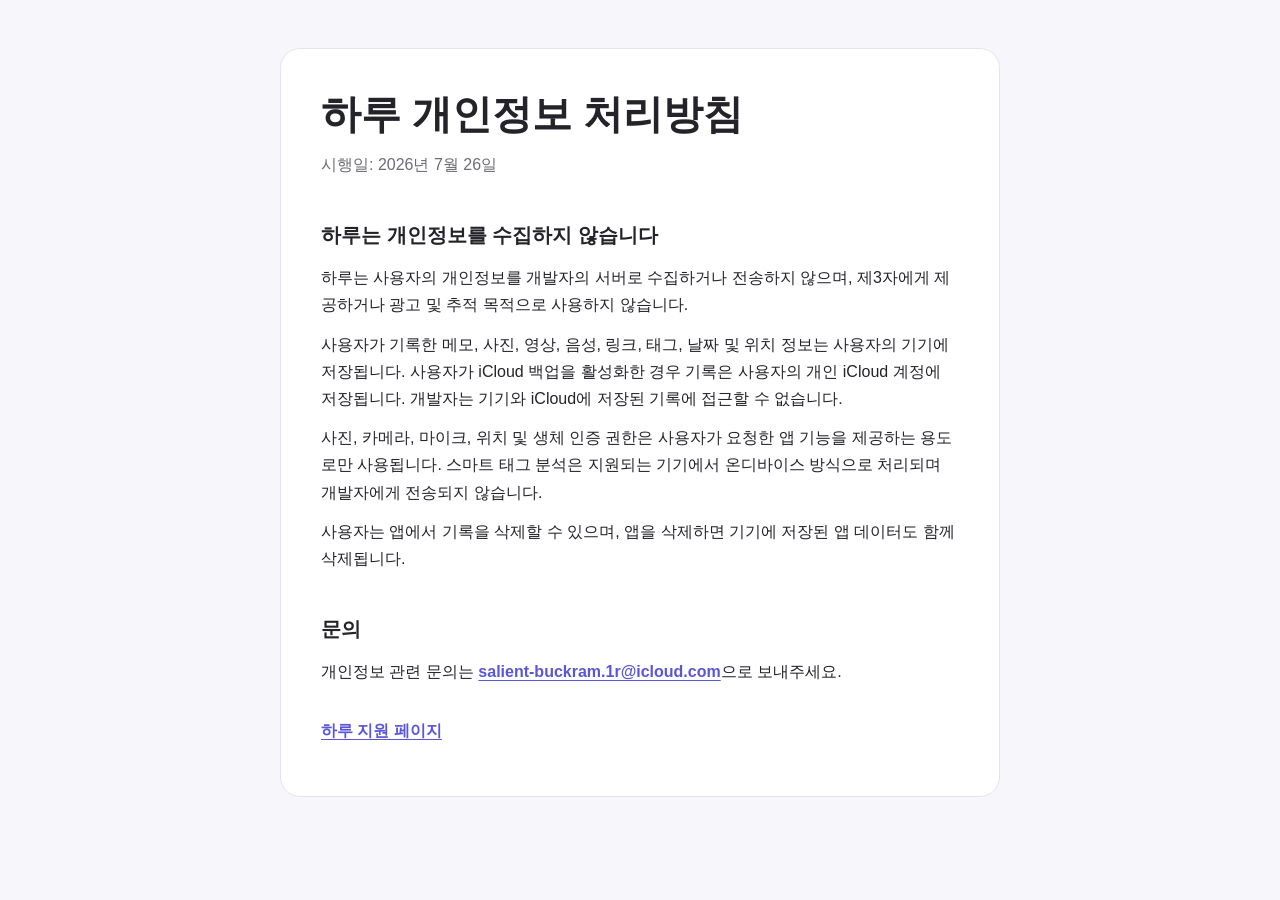
<file: index.html>
<!doctype html>
<html lang="ko">
  <head>
    <meta charset="utf-8" />
    <meta name="viewport" content="width=device-width, initial-scale=1" />
    <meta name="description" content="하루 앱 개인정보 처리방침" />
    <title>하루 개인정보 처리방침</title>
    <style>
      :root {
        color-scheme: light dark;
        font-family: -apple-system, BlinkMacSystemFont, "Apple SD Gothic Neo", "Noto Sans KR", sans-serif;
        line-height: 1.7;
      }

      body {
        margin: 0;
        background: #f7f6fb;
        color: #24232a;
      }

      main {
        box-sizing: border-box;
        width: min(720px, calc(100% - 32px));
        margin: 48px auto;
        padding: 40px;
        border: 1px solid #e6e3ee;
        border-radius: 20px;
        background: #fff;
      }

      h1 {
        margin: 0 0 8px;
        font-size: clamp(1.8rem, 6vw, 2.5rem);
        line-height: 1.25;
      }

      h2 {
        margin: 40px 0 12px;
        font-size: 1.25rem;
      }

      p {
        margin: 12px 0;
      }

      .effective-date {
        color: #6e6b75;
      }

      a {
        color: #5b55d9;
        font-weight: 650;
        text-underline-offset: 3px;
      }

      .support-link {
        margin-top: 32px;
      }

      @media (max-width: 560px) {
        main {
          margin: 16px auto;
          padding: 28px 22px;
          border-radius: 16px;
        }
      }

      @media (prefers-color-scheme: dark) {
        body {
          background: #17161b;
          color: #f1eff6;
        }

        main {
          border-color: #39363f;
          background: #222126;
        }

        .effective-date {
          color: #aaa6b1;
        }

        a {
          color: #aaa6ff;
        }
      }
    </style>
  </head>
  <body>
    <main>
      <h1>하루 개인정보 처리방침</h1>
      <p class="effective-date">시행일: 2026년 7월 26일</p>

      <h2>하루는 개인정보를 수집하지 않습니다</h2>
      <p>
        하루는 사용자의 개인정보를 개발자의 서버로 수집하거나 전송하지 않으며,
        제3자에게 제공하거나 광고 및 추적 목적으로 사용하지 않습니다.
      </p>
      <p>
        사용자가 기록한 메모, 사진, 영상, 음성, 링크, 태그, 날짜 및 위치 정보는
        사용자의 기기에 저장됩니다. 사용자가 iCloud 백업을 활성화한 경우 기록은
        사용자의 개인 iCloud 계정에 저장됩니다. 개발자는 기기와 iCloud에 저장된
        기록에 접근할 수 없습니다.
      </p>
      <p>
        사진, 카메라, 마이크, 위치 및 생체 인증 권한은 사용자가 요청한 앱 기능을
        제공하는 용도로만 사용됩니다. 스마트 태그 분석은 지원되는 기기에서
        온디바이스 방식으로 처리되며 개발자에게 전송되지 않습니다.
      </p>
      <p>
        사용자는 앱에서 기록을 삭제할 수 있으며, 앱을 삭제하면 기기에 저장된 앱
        데이터도 함께 삭제됩니다.
      </p>

      <h2>문의</h2>
      <p>
        개인정보 관련 문의는
        <a href="mailto:salient-buckram.1r@icloud.com">salient-buckram.1r@icloud.com</a>으로
        보내주세요.
      </p>

      <p class="support-link"><a href="./support/">하루 지원 페이지</a></p>
    </main>
  </body>
</html>
</file>
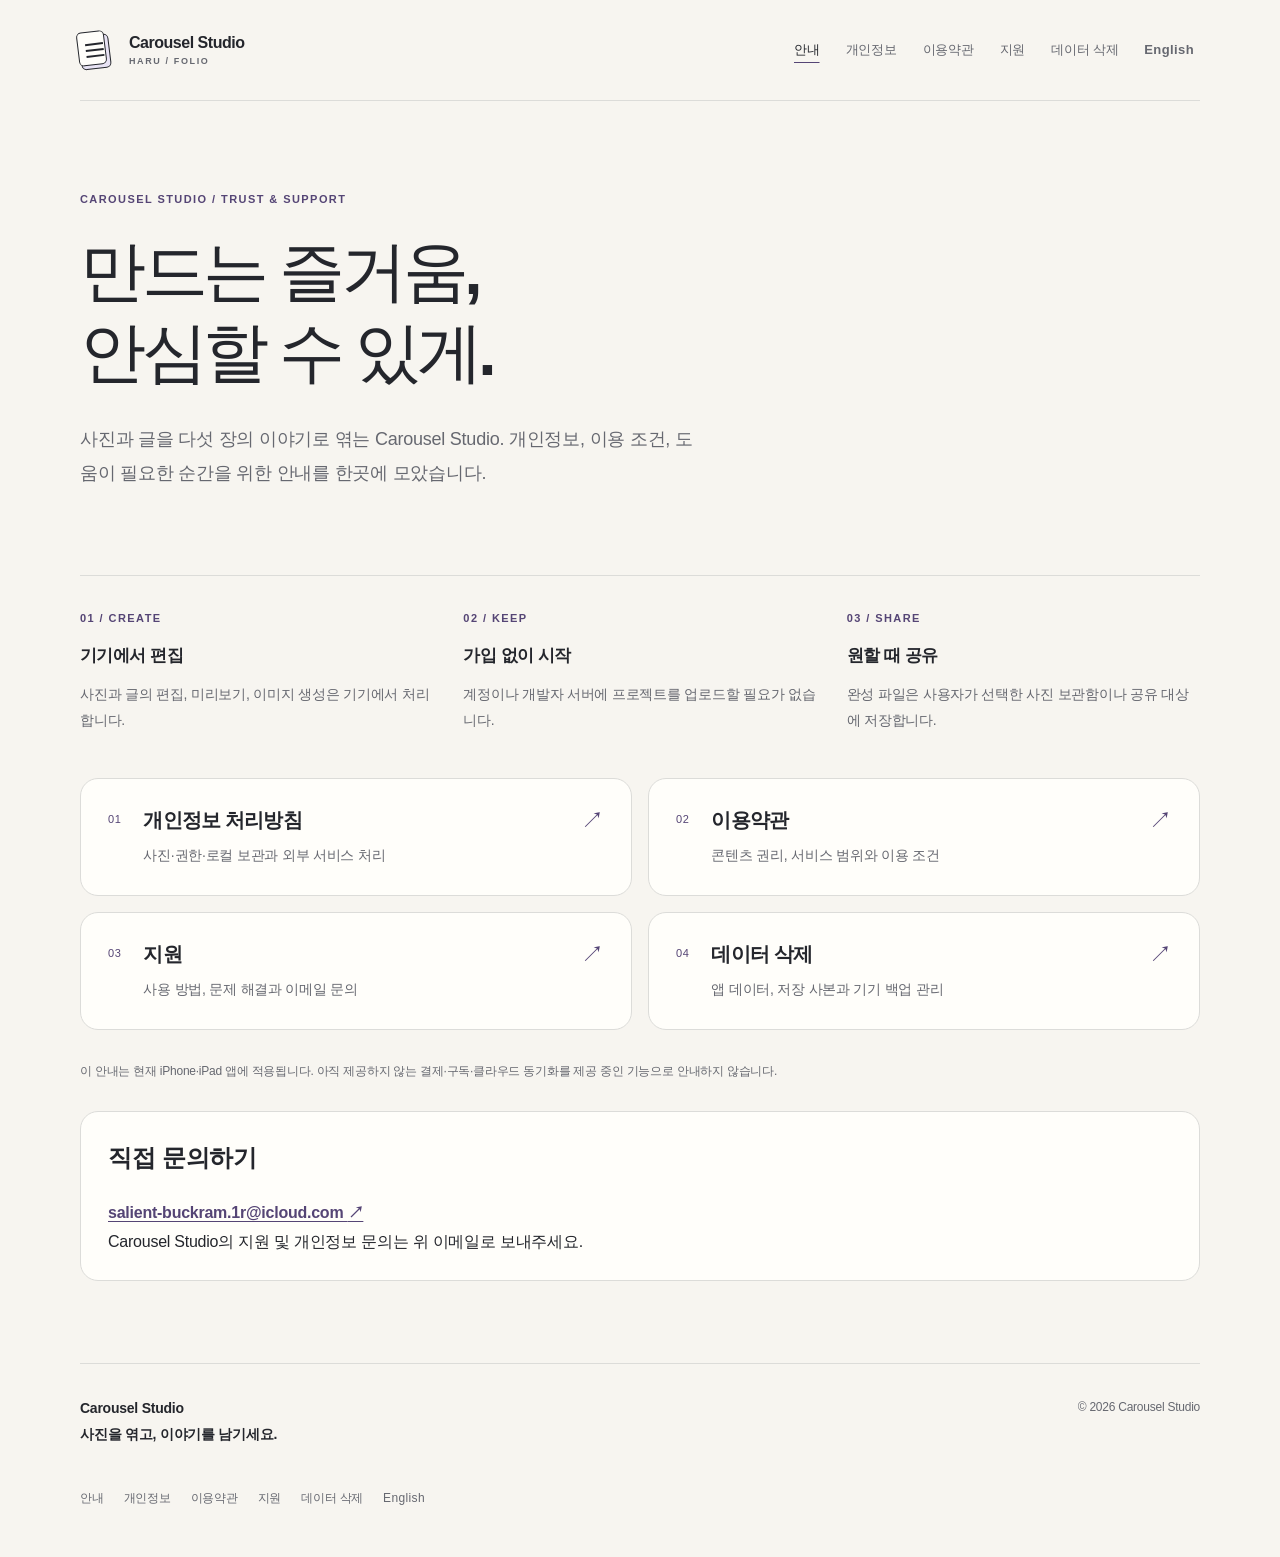
<file: folio/index.html>
<!doctype html>
<html lang="ko">
<head>
<meta charset="utf-8">
<meta name="viewport" content="width=device-width, initial-scale=1">
<meta name="description" content="사진과 글을 다섯 장의 이야기로 엮는 Carousel Studio. 개인정보, 이용 조건, 도움이 필요한 순간을 위한 안내를 한곳에 모았습니다.">
<meta name="theme-color" content="#f5f3ed">
<meta name="color-scheme" content="light dark">
<title>만드는 즐거움, 안심할 수 있게. · Carousel Studio</title>
<link rel="canonical" href="https://layerfield.github.io/haru-privacy/folio/">
<link rel="alternate" hreflang="ko" href="https://layerfield.github.io/haru-privacy/folio/">
<link rel="alternate" hreflang="en" href="https://layerfield.github.io/haru-privacy/folio/en/">
<link rel="icon" type="image/svg+xml" href="assets/favicon.svg">
<link rel="stylesheet" href="assets/site.css">
</head>
<body>
<a class="skip-link" href="#main">본문으로 건너뛰기</a>
<div class="shell">
<header class="site-header"><a class="brand" href="./"><span class="brand-mark" aria-hidden="true"></span><span class="brand-copy"><strong>Carousel Studio</strong><small>HARU / FOLIO</small></span></a><nav class="header-nav" aria-label="주 메뉴"><a href="./" aria-current="page">안내</a><a href="privacy/">개인정보</a><a href="terms/">이용약관</a><a href="support/">지원</a><a href="data/">데이터 삭제</a><a class="language-switch" lang="en" hreflang="en" href="en/">English</a></nav></header>
<main id="main"><section class="hero"><p class="eyebrow">CAROUSEL STUDIO / TRUST & SUPPORT</p><h1>만드는 즐거움,<br>안심할 수 있게.</h1><p class="lede">사진과 글을 다섯 장의 이야기로 엮는 Carousel Studio. 개인정보, 이용 조건, 도움이 필요한 순간을 위한 안내를 한곳에 모았습니다.</p></section><section class="principles"><article><span class="kicker">01 / CREATE</span><h2>기기에서 편집</h2><p>사진과 글의 편집, 미리보기, 이미지 생성은 기기에서 처리합니다.</p></article><article><span class="kicker">02 / KEEP</span><h2>가입 없이 시작</h2><p>계정이나 개발자 서버에 프로젝트를 업로드할 필요가 없습니다.</p></article><article><span class="kicker">03 / SHARE</span><h2>원할 때 공유</h2><p>완성 파일은 사용자가 선택한 사진 보관함이나 공유 대상에 저장합니다.</p></article></section><div class="document-list"><a class="document-card" href="privacy/"><span class="card-number">01</span><div><h2>개인정보 처리방침</h2><p>사진·권한·로컬 보관과 외부 서비스 처리</p></div><span class="arrow" aria-hidden="true">↗</span></a><a class="document-card" href="terms/"><span class="card-number">02</span><div><h2>이용약관</h2><p>콘텐츠 권리, 서비스 범위와 이용 조건</p></div><span class="arrow" aria-hidden="true">↗</span></a><a class="document-card" href="support/"><span class="card-number">03</span><div><h2>지원</h2><p>사용 방법, 문제 해결과 이메일 문의</p></div><span class="arrow" aria-hidden="true">↗</span></a><a class="document-card" href="data/"><span class="card-number">04</span><div><h2>데이터 삭제</h2><p>앱 데이터, 저장 사본과 기기 백업 관리</p></div><span class="arrow" aria-hidden="true">↗</span></a></div><p class="note">이 안내는 현재 iPhone·iPad 앱에 적용됩니다. 아직 제공하지 않는 결제·구독·클라우드 동기화를 제공 중인 기능으로 안내하지 않습니다.</p><section class="contact-box" aria-label="직접 문의하기"><h2>직접 문의하기</h2><a class="email-link" href="mailto:salient-buckram.1r@icloud.com?subject=Carousel%20Studio%20support">salient-buckram.1r@icloud.com <span aria-hidden="true">↗</span></a><p>Carousel Studio의 지원 및 개인정보 문의는 위 이메일로 보내주세요.</p></section></main>
<footer class="site-footer"><div class="footer-top"><div><strong>Carousel Studio</strong><p>사진을 엮고, 이야기를 남기세요.</p></div><p>© 2026 Carousel Studio</p></div><nav class="footer-nav" aria-label="관련 안내"><a href="./" aria-current="page">안내</a><a href="privacy/">개인정보</a><a href="terms/">이용약관</a><a href="support/">지원</a><a href="data/">데이터 삭제</a><a class="language-switch" lang="en" hreflang="en" href="en/">English</a></nav></footer>
</div>
</body>
</html>
</file>
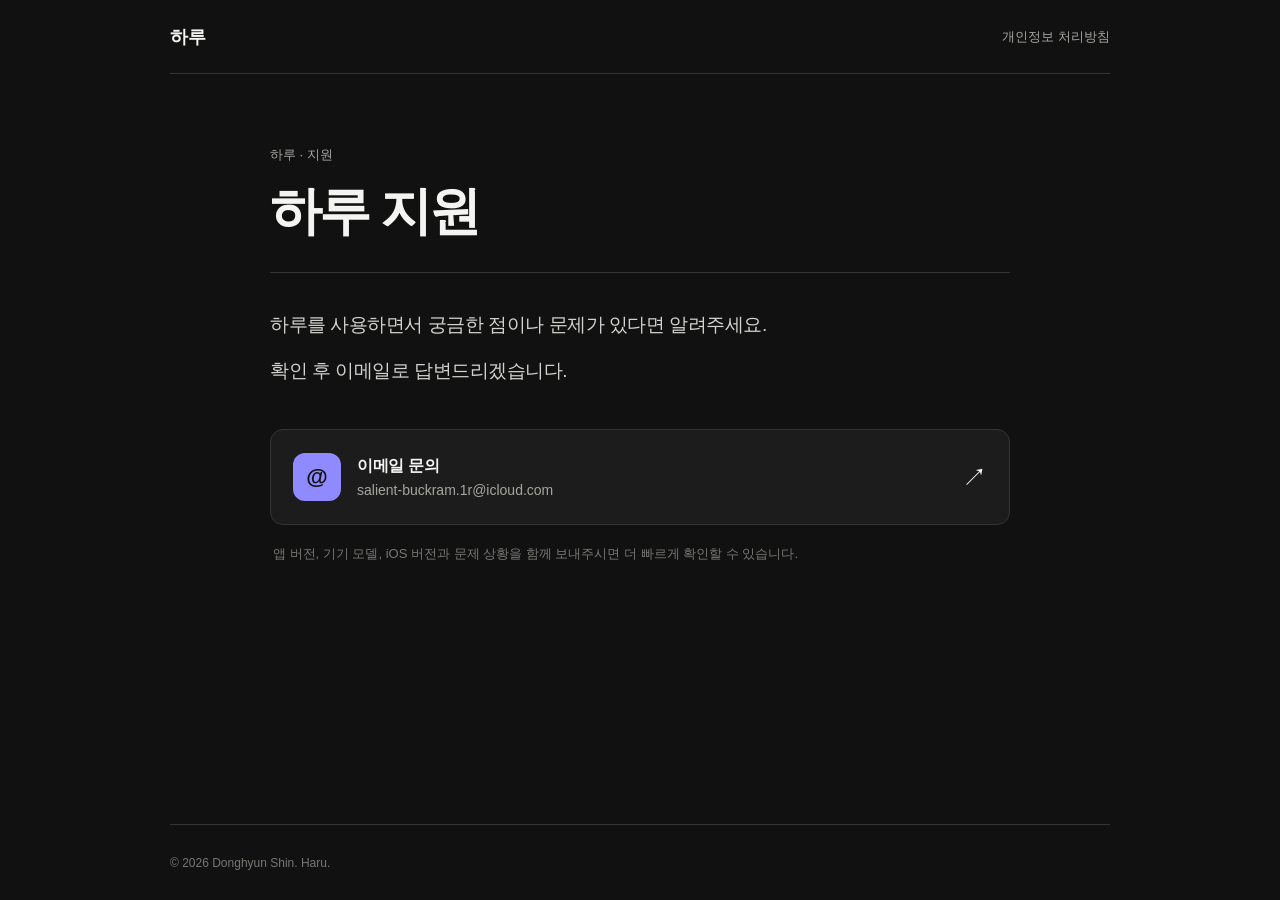
<file: support/index.html>
<!doctype html>
<html lang="ko">
  <head>
    <meta charset="utf-8" />
    <meta name="viewport" content="width=device-width, initial-scale=1" />
    <meta name="description" content="하루 앱 공식 지원 페이지" />
    <meta name="theme-color" content="#111111" />
    <title>하루 지원</title>
    <style>
      :root {
        color-scheme: dark;
        --background: #111111;
        --surface: #1c1c1c;
        --surface-hover: #242424;
        --ink: #f4f4f2;
        --muted: #a5a5a1;
        --quiet: #777773;
        --line: #343432;
        --accent: #8f8aff;
        font-family: -apple-system, BlinkMacSystemFont, "Apple SD Gothic Neo", "Noto Sans KR", sans-serif;
      }

      * {
        box-sizing: border-box;
      }

      html,
      body {
        min-height: 100%;
      }

      body {
        min-height: 100vh;
        margin: 0;
        color: var(--ink);
        background: var(--background);
        -webkit-font-smoothing: antialiased;
      }

      a {
        color: inherit;
      }

      .site-shell {
        width: min(100% - 48px, 940px);
        min-height: 100vh;
        margin: 0 auto;
        display: flex;
        flex-direction: column;
      }

      .site-header {
        min-height: 74px;
        border-bottom: 1px solid var(--line);
        display: flex;
        align-items: center;
        justify-content: space-between;
      }

      .brand {
        color: var(--ink);
        font-size: 18px;
        font-weight: 760;
        letter-spacing: -0.02em;
        text-decoration: none;
      }

      .header-link {
        color: var(--muted);
        font-size: 13px;
        text-decoration: none;
      }

      .header-link:hover,
      .header-link:focus-visible {
        color: var(--ink);
      }

      main {
        width: min(100%, 740px);
        margin: 0 auto;
        padding: 72px 0 84px;
        flex: 1;
      }

      .breadcrumb {
        margin: 0 0 18px;
        color: var(--muted);
        font-size: 13px;
      }

      h1 {
        margin: 0;
        font-size: clamp(36px, 6vw, 52px);
        line-height: 1.15;
        letter-spacing: -0.055em;
      }

      .title-rule {
        height: 1px;
        margin: 30px 0 36px;
        background: var(--line);
      }

      .intro {
        margin-bottom: 42px;
      }

      .intro p {
        margin: 0;
        color: #d2d2cf;
        font-size: 19px;
        line-height: 1.7;
        letter-spacing: -0.025em;
        word-break: keep-all;
      }

      .intro p + p {
        margin-top: 14px;
      }

      .contact-card {
        min-height: 96px;
        padding: 20px 22px;
        border: 1px solid var(--line);
        border-radius: 13px;
        background: var(--surface);
        display: grid;
        grid-template-columns: 48px minmax(0, 1fr) auto;
        align-items: center;
        gap: 16px;
        text-decoration: none;
        transition: background-color 150ms ease, border-color 150ms ease, transform 150ms ease;
      }

      .contact-card:hover,
      .contact-card:focus-visible {
        border-color: #4d4d49;
        background: var(--surface-hover);
        outline: none;
        transform: translateY(-1px);
      }

      .contact-icon {
        width: 48px;
        height: 48px;
        border-radius: 12px;
        background: var(--accent);
        display: grid;
        place-items: center;
        color: #111111;
        font-size: 22px;
        font-weight: 800;
      }

      .contact-copy {
        min-width: 0;
        display: flex;
        flex-direction: column;
        gap: 5px;
      }

      .contact-copy strong {
        font-size: 16px;
        letter-spacing: -0.02em;
      }

      .contact-copy span {
        overflow: hidden;
        color: var(--muted);
        font-size: 14px;
        text-overflow: ellipsis;
        white-space: nowrap;
      }

      .contact-arrow {
        color: var(--ink);
        font-size: 25px;
      }

      .request-note {
        margin: 18px 3px 0;
        color: var(--quiet);
        font-size: 13px;
        line-height: 1.65;
        word-break: keep-all;
      }

      footer {
        min-height: 76px;
        border-top: 1px solid var(--line);
        display: flex;
        align-items: center;
        color: var(--quiet);
        font-size: 12px;
      }

      footer p {
        margin: 0;
      }

      @media (max-width: 600px) {
        .site-shell {
          width: min(100% - 32px, 940px);
        }

        .site-header {
          min-height: 64px;
        }

        main {
          padding: 52px 0 64px;
        }

        .header-link {
          font-size: 12px;
        }

        .intro p {
          font-size: 17px;
        }

        .contact-card {
          padding: 17px;
          grid-template-columns: 44px minmax(0, 1fr) auto;
          gap: 13px;
        }

        .contact-icon {
          width: 44px;
          height: 44px;
        }
      }
    </style>
  </head>
  <body>
    <div class="site-shell">
      <header class="site-header">
        <a class="brand" href="../">하루</a>
        <a class="header-link" href="../">개인정보 처리방침</a>
      </header>

      <main>
        <p class="breadcrumb">하루 · 지원</p>
        <h1>하루 지원</h1>
        <div class="title-rule"></div>

        <section class="intro" aria-label="지원 안내">
          <p>하루를 사용하면서 궁금한 점이나 문제가 있다면 알려주세요.</p>
          <p>확인 후 이메일로 답변드리겠습니다.</p>
        </section>

        <a
          class="contact-card"
          href="mailto:salient-buckram.1r@icloud.com?subject=%ED%95%98%EB%A3%A8%20%EC%A7%80%EC%9B%90%20%EB%AC%B8%EC%9D%98"
          aria-label="salient-buckram.1r@icloud.com으로 지원 문의 이메일 보내기"
        >
          <span class="contact-icon" aria-hidden="true">@</span>
          <span class="contact-copy">
            <strong>이메일 문의</strong>
            <span>salient-buckram.1r@icloud.com</span>
          </span>
          <span class="contact-arrow" aria-hidden="true">↗</span>
        </a>

        <p class="request-note">
          앱 버전, 기기 모델, iOS 버전과 문제 상황을 함께 보내주시면 더 빠르게 확인할 수 있습니다.
        </p>
      </main>

      <footer>
        <p>© 2026 Donghyun Shin. Haru.</p>
      </footer>
    </div>
  </body>
</html>
</file>
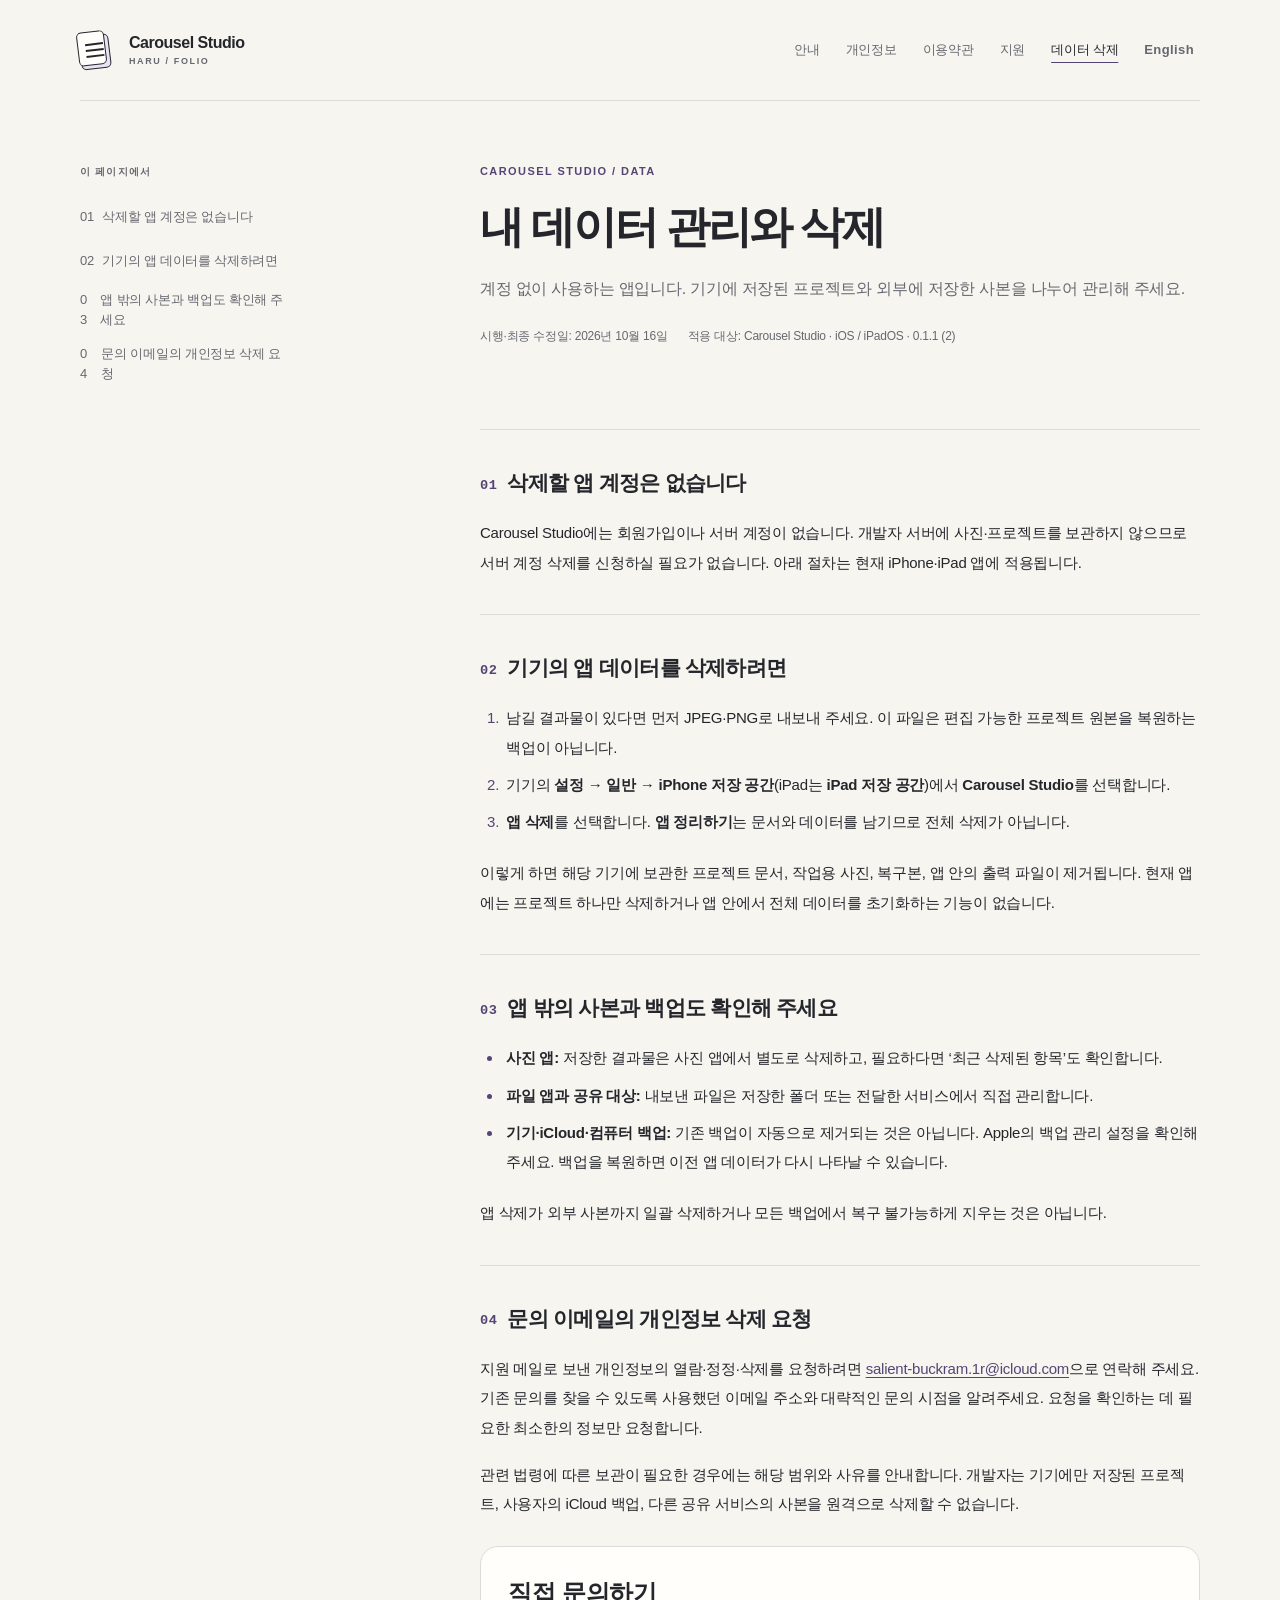
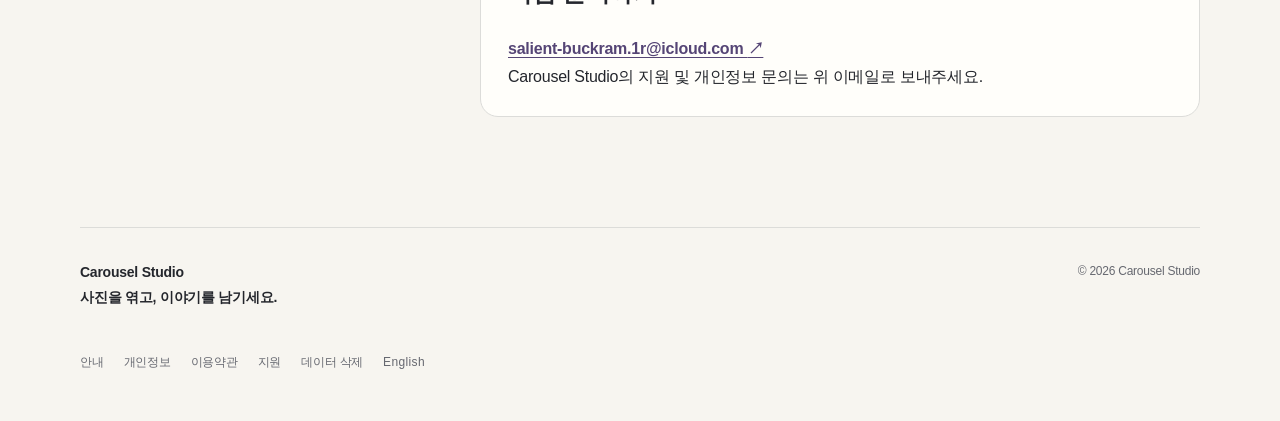
<file: folio/data/index.html>
<!doctype html>
<html lang="ko">
<head>
<meta charset="utf-8">
<meta name="viewport" content="width=device-width, initial-scale=1">
<meta name="description" content="계정 없이 사용하는 앱입니다. 기기에 저장된 프로젝트와 외부에 저장한 사본을 나누어 관리해 주세요.">
<meta name="theme-color" content="#f5f3ed">
<meta name="color-scheme" content="light dark">
<title>내 데이터 관리와 삭제 · Carousel Studio</title>
<link rel="canonical" href="https://layerfield.github.io/haru-privacy/folio/data/">
<link rel="alternate" hreflang="ko" href="https://layerfield.github.io/haru-privacy/folio/data/">
<link rel="alternate" hreflang="en" href="https://layerfield.github.io/haru-privacy/folio/en/data/">
<link rel="icon" type="image/svg+xml" href="../assets/favicon.svg">
<link rel="stylesheet" href="../assets/site.css">
</head>
<body>
<a class="skip-link" href="#main">본문으로 건너뛰기</a>
<div class="shell">
<header class="site-header"><a class="brand" href="../"><span class="brand-mark" aria-hidden="true"></span><span class="brand-copy"><strong>Carousel Studio</strong><small>HARU / FOLIO</small></span></a><nav class="header-nav" aria-label="주 메뉴"><a href="../">안내</a><a href="../privacy/">개인정보</a><a href="../terms/">이용약관</a><a href="../support/">지원</a><a href="./" aria-current="page">데이터 삭제</a><a class="language-switch" lang="en" hreflang="en" href="../en/data/">English</a></nav></header>
<main id="main"><div class="document-layout"><aside class="toc" aria-label="이 페이지에서"><p>이 페이지에서</p><a href="#account">01 <span>삭제할 앱 계정은 없습니다</span></a><a href="#local">02 <span>기기의 앱 데이터를 삭제하려면</span></a><a href="#copies">03 <span>앱 밖의 사본과 백업도 확인해 주세요</span></a><a href="#requests">04 <span>문의 이메일의 개인정보 삭제 요청</span></a></aside><article class="document"><header class="document-header"><p class="eyebrow">CAROUSEL STUDIO / DATA</p><h1>내 데이터 관리와 삭제</h1><p class="lede">계정 없이 사용하는 앱입니다. 기기에 저장된 프로젝트와 외부에 저장한 사본을 나누어 관리해 주세요.</p><div class="meta"><p>시행·최종 수정일: 2026년 10월 16일</p><p>적용 대상: Carousel Studio · iOS / iPadOS · 0.1.1 (2)</p></div></header><details class="mobile-toc"><summary>이 페이지에서</summary><nav aria-label="이 페이지에서"><a href="#account">01 <span>삭제할 앱 계정은 없습니다</span></a><a href="#local">02 <span>기기의 앱 데이터를 삭제하려면</span></a><a href="#copies">03 <span>앱 밖의 사본과 백업도 확인해 주세요</span></a><a href="#requests">04 <span>문의 이메일의 개인정보 삭제 요청</span></a></nav></details><section class="policy-section" id="account"><h2><span class="section-number" aria-hidden="true">01</span>삭제할 앱 계정은 없습니다</h2><p>Carousel Studio에는 회원가입이나 서버 계정이 없습니다. 개발자 서버에 사진·프로젝트를 보관하지 않으므로 서버 계정 삭제를 신청하실 필요가 없습니다. 아래 절차는 현재 iPhone·iPad 앱에 적용됩니다.</p></section><section class="policy-section" id="local"><h2><span class="section-number" aria-hidden="true">02</span>기기의 앱 데이터를 삭제하려면</h2><ol><li>남길 결과물이 있다면 먼저 JPEG·PNG로 내보내 주세요. 이 파일은 편집 가능한 프로젝트 원본을 복원하는 백업이 아닙니다.</li><li>기기의 <strong>설정 → 일반 → iPhone 저장 공간</strong>(iPad는 <strong>iPad 저장 공간</strong>)에서 <strong>Carousel Studio</strong>를 선택합니다.</li><li><strong>앱 삭제</strong>를 선택합니다. <strong>앱 정리하기</strong>는 문서와 데이터를 남기므로 전체 삭제가 아닙니다.</li></ol><p>이렇게 하면 해당 기기에 보관한 프로젝트 문서, 작업용 사진, 복구본, 앱 안의 출력 파일이 제거됩니다. 현재 앱에는 프로젝트 하나만 삭제하거나 앱 안에서 전체 데이터를 초기화하는 기능이 없습니다.</p></section><section class="policy-section" id="copies"><h2><span class="section-number" aria-hidden="true">03</span>앱 밖의 사본과 백업도 확인해 주세요</h2><ul><li><strong>사진 앱:</strong> 저장한 결과물은 사진 앱에서 별도로 삭제하고, 필요하다면 ‘최근 삭제된 항목’도 확인합니다.</li><li><strong>파일 앱과 공유 대상:</strong> 내보낸 파일은 저장한 폴더 또는 전달한 서비스에서 직접 관리합니다.</li><li><strong>기기·iCloud·컴퓨터 백업:</strong> 기존 백업이 자동으로 제거되는 것은 아닙니다. Apple의 백업 관리 설정을 확인해 주세요. 백업을 복원하면 이전 앱 데이터가 다시 나타날 수 있습니다.</li></ul><p>앱 삭제가 외부 사본까지 일괄 삭제하거나 모든 백업에서 복구 불가능하게 지우는 것은 아닙니다.</p></section><section class="policy-section" id="requests"><h2><span class="section-number" aria-hidden="true">04</span>문의 이메일의 개인정보 삭제 요청</h2><p>지원 메일로 보낸 개인정보의 열람·정정·삭제를 요청하려면 <a href="mailto:salient-buckram.1r@icloud.com?subject=Carousel%20Studio%20privacy%20request">salient-buckram.1r@icloud.com</a>으로 연락해 주세요. 기존 문의를 찾을 수 있도록 사용했던 이메일 주소와 대략적인 문의 시점을 알려주세요. 요청을 확인하는 데 필요한 최소한의 정보만 요청합니다.</p><p>관련 법령에 따른 보관이 필요한 경우에는 해당 범위와 사유를 안내합니다. 개발자는 기기에만 저장된 프로젝트, 사용자의 iCloud 백업, 다른 공유 서비스의 사본을 원격으로 삭제할 수 없습니다.</p></section><section class="contact-box" aria-label="직접 문의하기"><h2>직접 문의하기</h2><a class="email-link" href="mailto:salient-buckram.1r@icloud.com?subject=Carousel%20Studio%20support">salient-buckram.1r@icloud.com <span aria-hidden="true">↗</span></a><p>Carousel Studio의 지원 및 개인정보 문의는 위 이메일로 보내주세요.</p></section></article></div></main>
<footer class="site-footer"><div class="footer-top"><div><strong>Carousel Studio</strong><p>사진을 엮고, 이야기를 남기세요.</p></div><p>© 2026 Carousel Studio</p></div><nav class="footer-nav" aria-label="관련 안내"><a href="../">안내</a><a href="../privacy/">개인정보</a><a href="../terms/">이용약관</a><a href="../support/">지원</a><a href="./" aria-current="page">데이터 삭제</a><a class="language-switch" lang="en" hreflang="en" href="../en/data/">English</a></nav></footer>
</div>
</body>
</html>
</file>
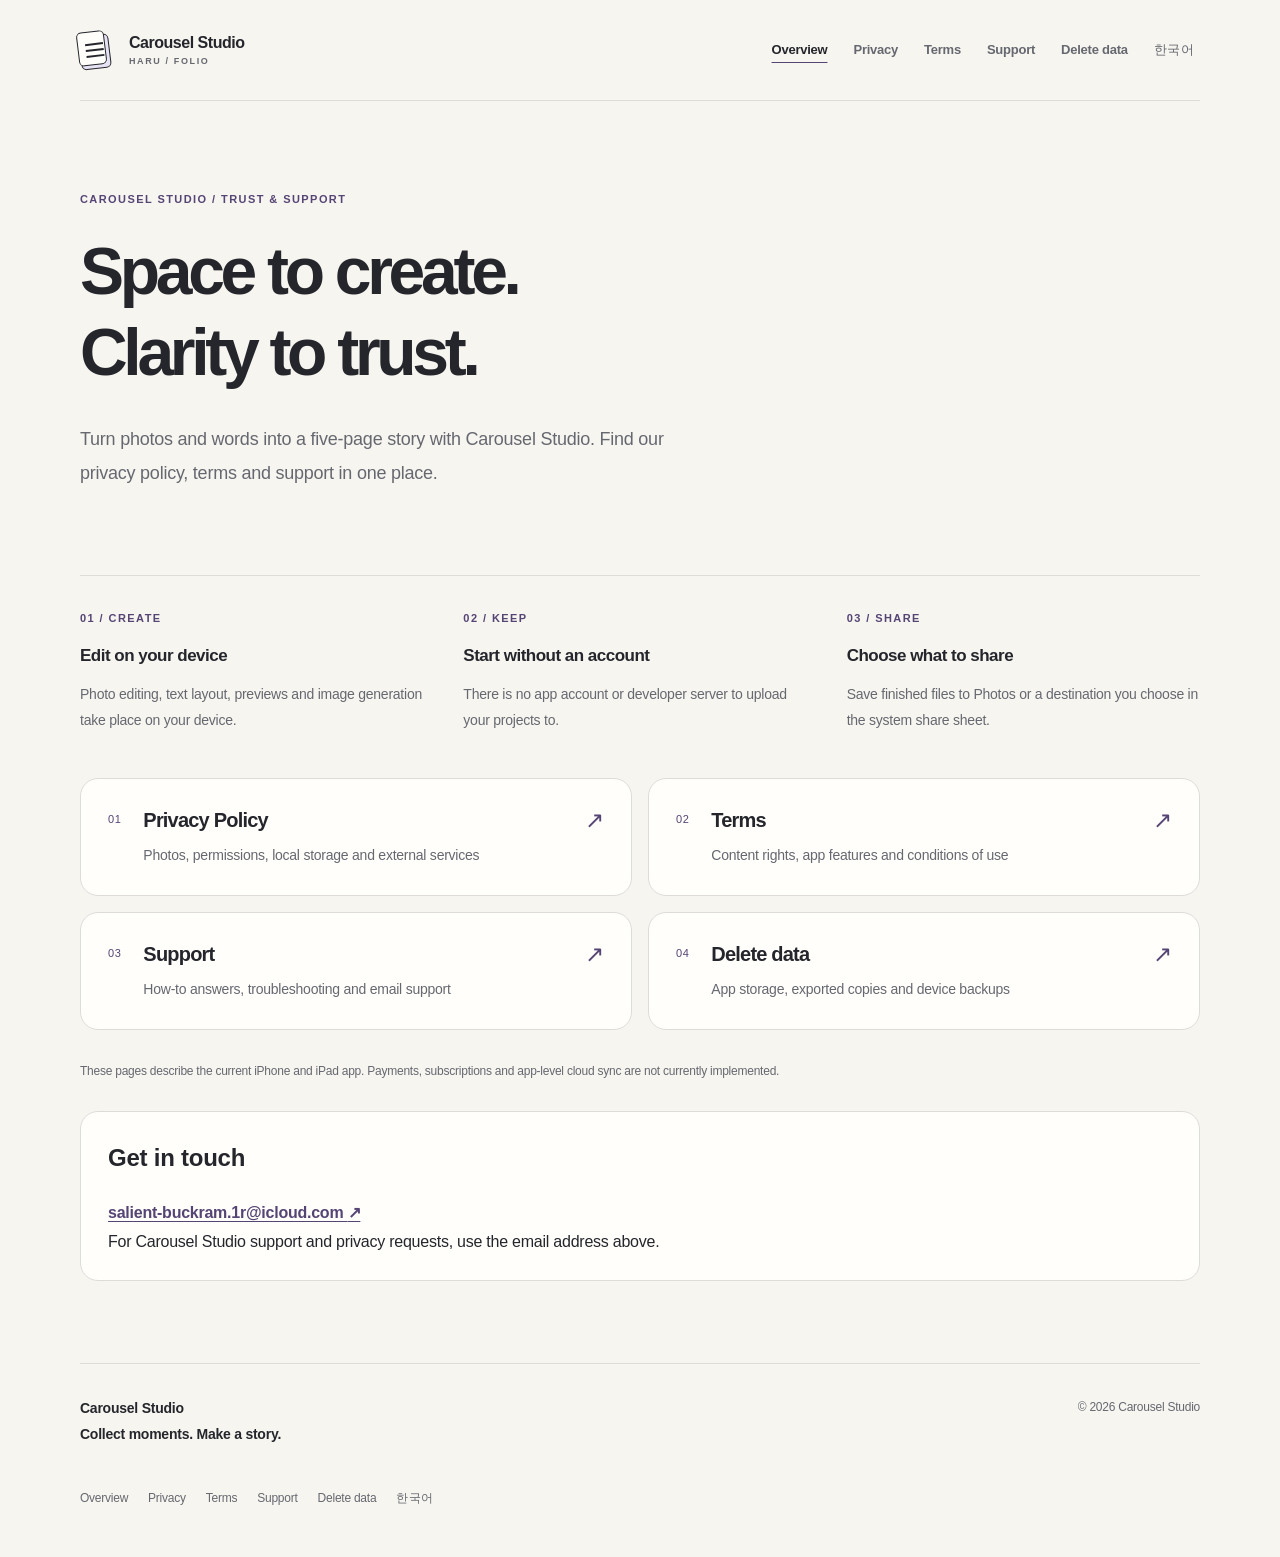
<file: folio/en/index.html>
<!doctype html>
<html lang="en">
<head>
<meta charset="utf-8">
<meta name="viewport" content="width=device-width, initial-scale=1">
<meta name="description" content="Turn photos and words into a five-page story with Carousel Studio. Find our privacy policy, terms and support in one place.">
<meta name="theme-color" content="#f5f3ed">
<meta name="color-scheme" content="light dark">
<title>Space to create. Clarity to trust. · Carousel Studio</title>
<link rel="canonical" href="https://layerfield.github.io/haru-privacy/folio/en/">
<link rel="alternate" hreflang="ko" href="https://layerfield.github.io/haru-privacy/folio/">
<link rel="alternate" hreflang="en" href="https://layerfield.github.io/haru-privacy/folio/en/">
<link rel="icon" type="image/svg+xml" href="../assets/favicon.svg">
<link rel="stylesheet" href="../assets/site.css">
</head>
<body>
<a class="skip-link" href="#main">Skip to content</a>
<div class="shell">
<header class="site-header"><a class="brand" href="./"><span class="brand-mark" aria-hidden="true"></span><span class="brand-copy"><strong>Carousel Studio</strong><small>HARU / FOLIO</small></span></a><nav class="header-nav" aria-label="Main navigation"><a href="./" aria-current="page">Overview</a><a href="privacy/">Privacy</a><a href="terms/">Terms</a><a href="support/">Support</a><a href="data/">Delete data</a><a class="language-switch" lang="ko" hreflang="ko" href="../">한국어</a></nav></header>
<main id="main"><section class="hero"><p class="eyebrow">CAROUSEL STUDIO / TRUST & SUPPORT</p><h1>Space to create.<br>Clarity to trust.</h1><p class="lede">Turn photos and words into a five-page story with Carousel Studio. Find our privacy policy, terms and support in one place.</p></section><section class="principles"><article><span class="kicker">01 / CREATE</span><h2>Edit on your device</h2><p>Photo editing, text layout, previews and image generation take place on your device.</p></article><article><span class="kicker">02 / KEEP</span><h2>Start without an account</h2><p>There is no app account or developer server to upload your projects to.</p></article><article><span class="kicker">03 / SHARE</span><h2>Choose what to share</h2><p>Save finished files to Photos or a destination you choose in the system share sheet.</p></article></section><div class="document-list"><a class="document-card" href="privacy/"><span class="card-number">01</span><div><h2>Privacy Policy</h2><p>Photos, permissions, local storage and external services</p></div><span class="arrow" aria-hidden="true">↗</span></a><a class="document-card" href="terms/"><span class="card-number">02</span><div><h2>Terms</h2><p>Content rights, app features and conditions of use</p></div><span class="arrow" aria-hidden="true">↗</span></a><a class="document-card" href="support/"><span class="card-number">03</span><div><h2>Support</h2><p>How-to answers, troubleshooting and email support</p></div><span class="arrow" aria-hidden="true">↗</span></a><a class="document-card" href="data/"><span class="card-number">04</span><div><h2>Delete data</h2><p>App storage, exported copies and device backups</p></div><span class="arrow" aria-hidden="true">↗</span></a></div><p class="note">These pages describe the current iPhone and iPad app. Payments, subscriptions and app-level cloud sync are not currently implemented.</p><section class="contact-box" aria-label="Get in touch"><h2>Get in touch</h2><a class="email-link" href="mailto:salient-buckram.1r@icloud.com?subject=Carousel%20Studio%20support">salient-buckram.1r@icloud.com <span aria-hidden="true">↗</span></a><p>For Carousel Studio support and privacy requests, use the email address above.</p></section></main>
<footer class="site-footer"><div class="footer-top"><div><strong>Carousel Studio</strong><p>Collect moments. Make a story.</p></div><p>© 2026 Carousel Studio</p></div><nav class="footer-nav" aria-label="Related pages"><a href="./" aria-current="page">Overview</a><a href="privacy/">Privacy</a><a href="terms/">Terms</a><a href="support/">Support</a><a href="data/">Delete data</a><a class="language-switch" lang="ko" hreflang="ko" href="../">한국어</a></nav></footer>
</div>
</body>
</html>
</file>
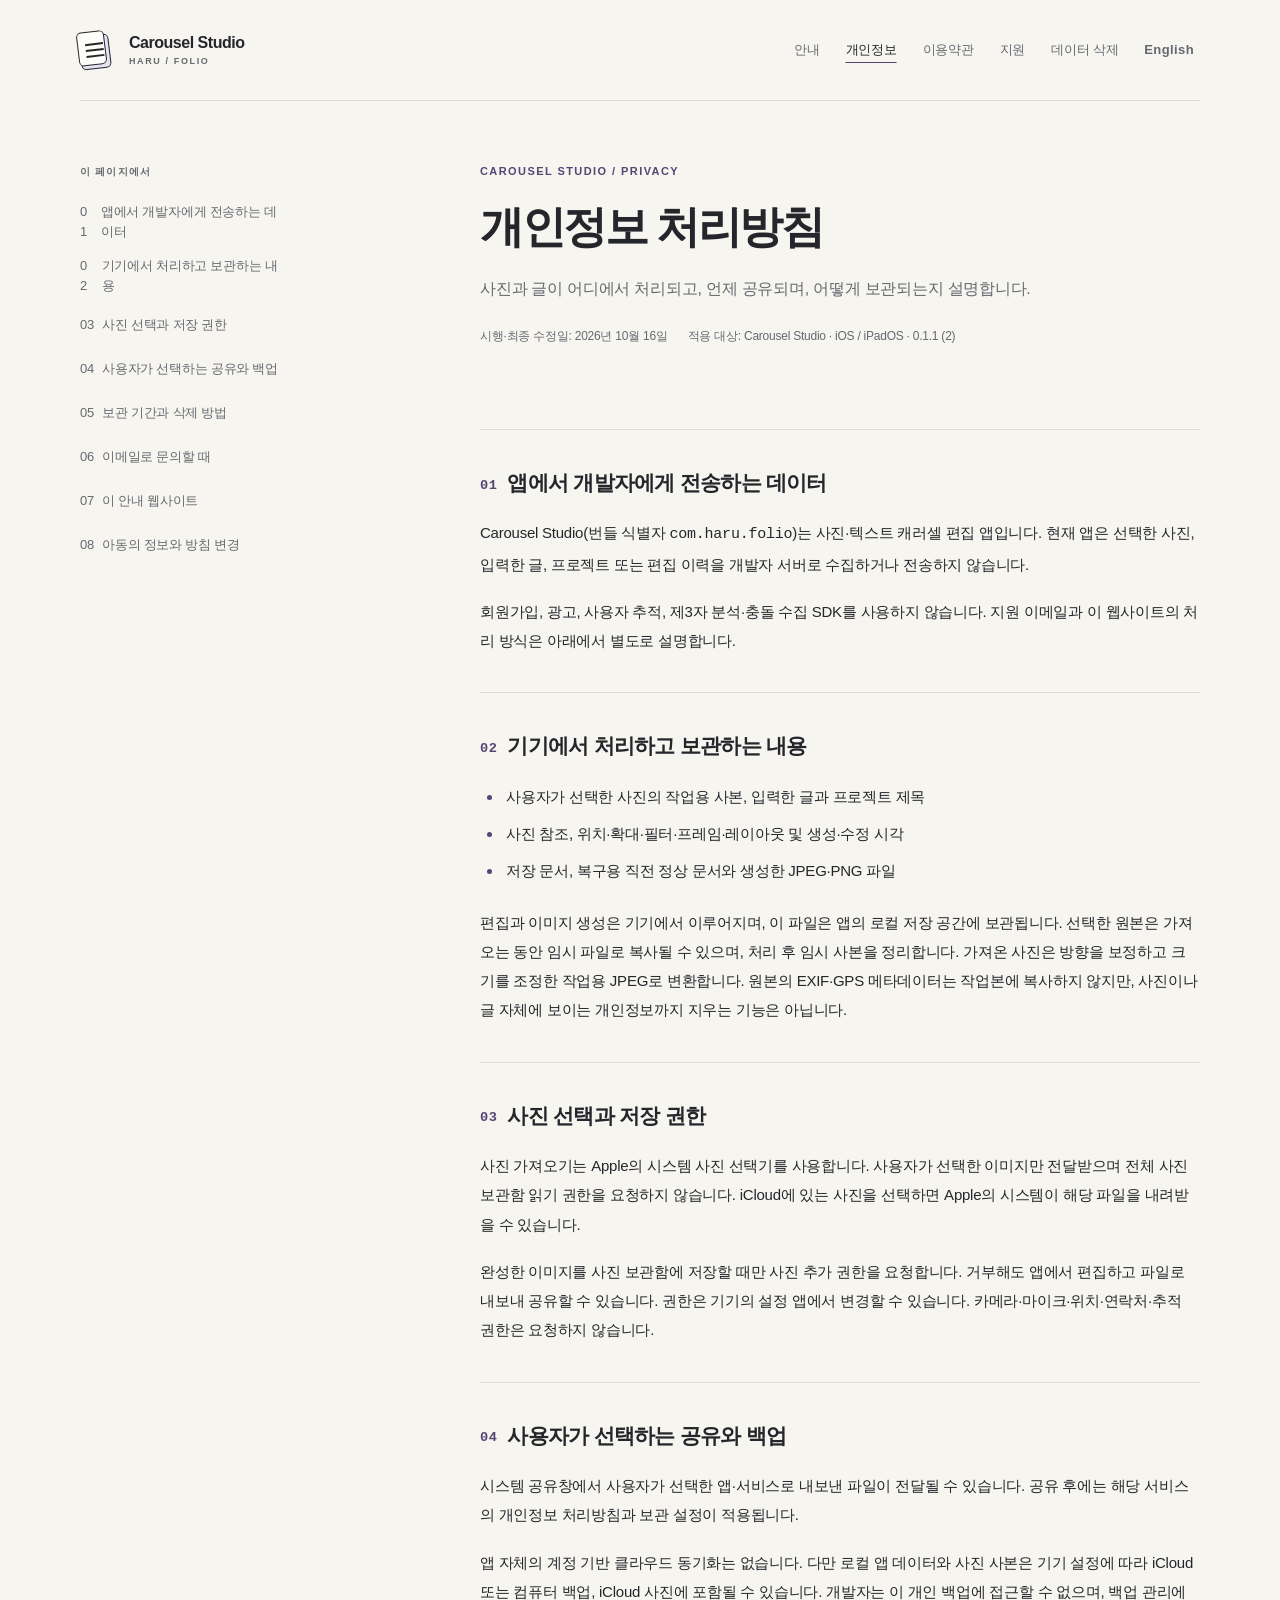
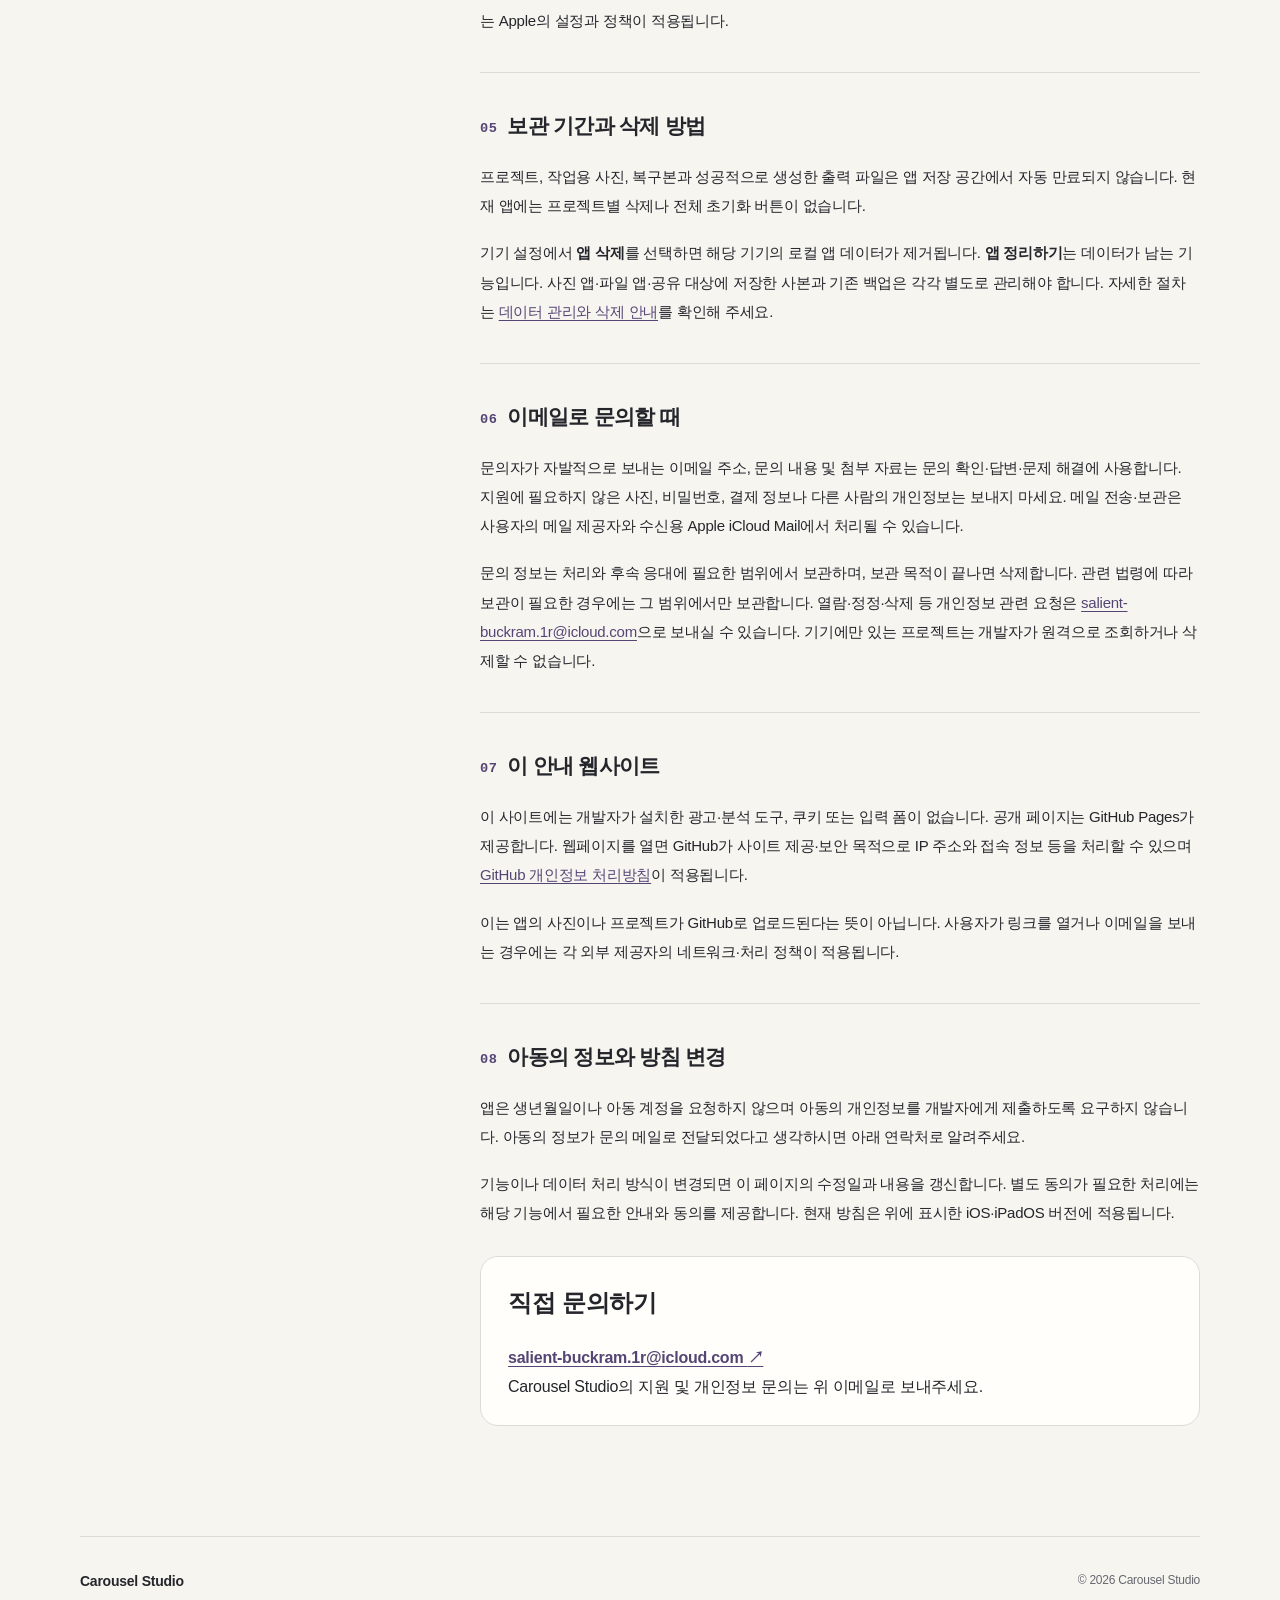
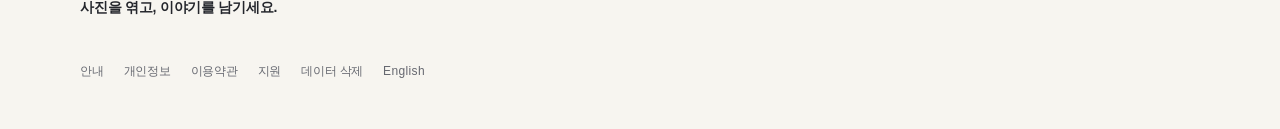
<file: folio/privacy/index.html>
<!doctype html>
<html lang="ko">
<head>
<meta charset="utf-8">
<meta name="viewport" content="width=device-width, initial-scale=1">
<meta name="description" content="사진과 글이 어디에서 처리되고, 언제 공유되며, 어떻게 보관되는지 설명합니다.">
<meta name="theme-color" content="#f5f3ed">
<meta name="color-scheme" content="light dark">
<title>개인정보 처리방침 · Carousel Studio</title>
<link rel="canonical" href="https://layerfield.github.io/haru-privacy/folio/privacy/">
<link rel="alternate" hreflang="ko" href="https://layerfield.github.io/haru-privacy/folio/privacy/">
<link rel="alternate" hreflang="en" href="https://layerfield.github.io/haru-privacy/folio/en/privacy/">
<link rel="icon" type="image/svg+xml" href="../assets/favicon.svg">
<link rel="stylesheet" href="../assets/site.css">
</head>
<body>
<a class="skip-link" href="#main">본문으로 건너뛰기</a>
<div class="shell">
<header class="site-header"><a class="brand" href="../"><span class="brand-mark" aria-hidden="true"></span><span class="brand-copy"><strong>Carousel Studio</strong><small>HARU / FOLIO</small></span></a><nav class="header-nav" aria-label="주 메뉴"><a href="../">안내</a><a href="./" aria-current="page">개인정보</a><a href="../terms/">이용약관</a><a href="../support/">지원</a><a href="../data/">데이터 삭제</a><a class="language-switch" lang="en" hreflang="en" href="../en/privacy/">English</a></nav></header>
<main id="main"><div class="document-layout"><aside class="toc" aria-label="이 페이지에서"><p>이 페이지에서</p><a href="#overview">01 <span>앱에서 개발자에게 전송하는 데이터</span></a><a href="#local">02 <span>기기에서 처리하고 보관하는 내용</span></a><a href="#permissions">03 <span>사진 선택과 저장 권한</span></a><a href="#sharing">04 <span>사용자가 선택하는 공유와 백업</span></a><a href="#retention">05 <span>보관 기간과 삭제 방법</span></a><a href="#contact-data">06 <span>이메일로 문의할 때</span></a><a href="#website">07 <span>이 안내 웹사이트</span></a><a href="#changes">08 <span>아동의 정보와 방침 변경</span></a></aside><article class="document"><header class="document-header"><p class="eyebrow">CAROUSEL STUDIO / PRIVACY</p><h1>개인정보 처리방침</h1><p class="lede">사진과 글이 어디에서 처리되고, 언제 공유되며, 어떻게 보관되는지 설명합니다.</p><div class="meta"><p>시행·최종 수정일: 2026년 10월 16일</p><p>적용 대상: Carousel Studio · iOS / iPadOS · 0.1.1 (2)</p></div></header><details class="mobile-toc"><summary>이 페이지에서</summary><nav aria-label="이 페이지에서"><a href="#overview">01 <span>앱에서 개발자에게 전송하는 데이터</span></a><a href="#local">02 <span>기기에서 처리하고 보관하는 내용</span></a><a href="#permissions">03 <span>사진 선택과 저장 권한</span></a><a href="#sharing">04 <span>사용자가 선택하는 공유와 백업</span></a><a href="#retention">05 <span>보관 기간과 삭제 방법</span></a><a href="#contact-data">06 <span>이메일로 문의할 때</span></a><a href="#website">07 <span>이 안내 웹사이트</span></a><a href="#changes">08 <span>아동의 정보와 방침 변경</span></a></nav></details><section class="policy-section" id="overview"><h2><span class="section-number" aria-hidden="true">01</span>앱에서 개발자에게 전송하는 데이터</h2><p>Carousel Studio(번들 식별자 <code>com.haru.folio</code>)는 사진·텍스트 캐러셀 편집 앱입니다. 현재 앱은 선택한 사진, 입력한 글, 프로젝트 또는 편집 이력을 개발자 서버로 수집하거나 전송하지 않습니다.</p><p>회원가입, 광고, 사용자 추적, 제3자 분석·충돌 수집 SDK를 사용하지 않습니다. 지원 이메일과 이 웹사이트의 처리 방식은 아래에서 별도로 설명합니다.</p></section><section class="policy-section" id="local"><h2><span class="section-number" aria-hidden="true">02</span>기기에서 처리하고 보관하는 내용</h2><ul><li>사용자가 선택한 사진의 작업용 사본, 입력한 글과 프로젝트 제목</li><li>사진 참조, 위치·확대·필터·프레임·레이아웃 및 생성·수정 시각</li><li>저장 문서, 복구용 직전 정상 문서와 생성한 JPEG·PNG 파일</li></ul><p>편집과 이미지 생성은 기기에서 이루어지며, 이 파일은 앱의 로컬 저장 공간에 보관됩니다. 선택한 원본은 가져오는 동안 임시 파일로 복사될 수 있으며, 처리 후 임시 사본을 정리합니다. 가져온 사진은 방향을 보정하고 크기를 조정한 작업용 JPEG로 변환합니다. 원본의 EXIF·GPS 메타데이터는 작업본에 복사하지 않지만, 사진이나 글 자체에 보이는 개인정보까지 지우는 기능은 아닙니다.</p></section><section class="policy-section" id="permissions"><h2><span class="section-number" aria-hidden="true">03</span>사진 선택과 저장 권한</h2><p>사진 가져오기는 Apple의 시스템 사진 선택기를 사용합니다. 사용자가 선택한 이미지만 전달받으며 전체 사진 보관함 읽기 권한을 요청하지 않습니다. iCloud에 있는 사진을 선택하면 Apple의 시스템이 해당 파일을 내려받을 수 있습니다.</p><p>완성한 이미지를 사진 보관함에 저장할 때만 사진 추가 권한을 요청합니다. 거부해도 앱에서 편집하고 파일로 내보내 공유할 수 있습니다. 권한은 기기의 설정 앱에서 변경할 수 있습니다. 카메라·마이크·위치·연락처·추적 권한은 요청하지 않습니다.</p></section><section class="policy-section" id="sharing"><h2><span class="section-number" aria-hidden="true">04</span>사용자가 선택하는 공유와 백업</h2><p>시스템 공유창에서 사용자가 선택한 앱·서비스로 내보낸 파일이 전달될 수 있습니다. 공유 후에는 해당 서비스의 개인정보 처리방침과 보관 설정이 적용됩니다.</p><p>앱 자체의 계정 기반 클라우드 동기화는 없습니다. 다만 로컬 앱 데이터와 사진 사본은 기기 설정에 따라 iCloud 또는 컴퓨터 백업, iCloud 사진에 포함될 수 있습니다. 개발자는 이 개인 백업에 접근할 수 없으며, 백업 관리에는 Apple의 설정과 정책이 적용됩니다.</p></section><section class="policy-section" id="retention"><h2><span class="section-number" aria-hidden="true">05</span>보관 기간과 삭제 방법</h2><p>프로젝트, 작업용 사진, 복구본과 성공적으로 생성한 출력 파일은 앱 저장 공간에서 자동 만료되지 않습니다. 현재 앱에는 프로젝트별 삭제나 전체 초기화 버튼이 없습니다.</p><p>기기 설정에서 <strong>앱 삭제</strong>를 선택하면 해당 기기의 로컬 앱 데이터가 제거됩니다. <strong>앱 정리하기</strong>는 데이터가 남는 기능입니다. 사진 앱·파일 앱·공유 대상에 저장한 사본과 기존 백업은 각각 별도로 관리해야 합니다. 자세한 절차는 <a href="../data/">데이터 관리와 삭제 안내</a>를 확인해 주세요.</p></section><section class="policy-section" id="contact-data"><h2><span class="section-number" aria-hidden="true">06</span>이메일로 문의할 때</h2><p>문의자가 자발적으로 보내는 이메일 주소, 문의 내용 및 첨부 자료는 문의 확인·답변·문제 해결에 사용합니다. 지원에 필요하지 않은 사진, 비밀번호, 결제 정보나 다른 사람의 개인정보는 보내지 마세요. 메일 전송·보관은 사용자의 메일 제공자와 수신용 Apple iCloud Mail에서 처리될 수 있습니다.</p><p>문의 정보는 처리와 후속 응대에 필요한 범위에서 보관하며, 보관 목적이 끝나면 삭제합니다. 관련 법령에 따라 보관이 필요한 경우에는 그 범위에서만 보관합니다. 열람·정정·삭제 등 개인정보 관련 요청은 <a href="mailto:salient-buckram.1r@icloud.com">salient-buckram.1r@icloud.com</a>으로 보내실 수 있습니다. 기기에만 있는 프로젝트는 개발자가 원격으로 조회하거나 삭제할 수 없습니다.</p></section><section class="policy-section" id="website"><h2><span class="section-number" aria-hidden="true">07</span>이 안내 웹사이트</h2><p>이 사이트에는 개발자가 설치한 광고·분석 도구, 쿠키 또는 입력 폼이 없습니다. 공개 페이지는 GitHub Pages가 제공합니다. 웹페이지를 열면 GitHub가 사이트 제공·보안 목적으로 IP 주소와 접속 정보 등을 처리할 수 있으며 <a href="https://docs.github.com/en/site-policy/privacy-policies/github-general-privacy-statement">GitHub 개인정보 처리방침</a>이 적용됩니다.</p><p>이는 앱의 사진이나 프로젝트가 GitHub로 업로드된다는 뜻이 아닙니다. 사용자가 링크를 열거나 이메일을 보내는 경우에는 각 외부 제공자의 네트워크·처리 정책이 적용됩니다.</p></section><section class="policy-section" id="changes"><h2><span class="section-number" aria-hidden="true">08</span>아동의 정보와 방침 변경</h2><p>앱은 생년월일이나 아동 계정을 요청하지 않으며 아동의 개인정보를 개발자에게 제출하도록 요구하지 않습니다. 아동의 정보가 문의 메일로 전달되었다고 생각하시면 아래 연락처로 알려주세요.</p><p>기능이나 데이터 처리 방식이 변경되면 이 페이지의 수정일과 내용을 갱신합니다. 별도 동의가 필요한 처리에는 해당 기능에서 필요한 안내와 동의를 제공합니다. 현재 방침은 위에 표시한 iOS·iPadOS 버전에 적용됩니다.</p></section><section class="contact-box" aria-label="직접 문의하기"><h2>직접 문의하기</h2><a class="email-link" href="mailto:salient-buckram.1r@icloud.com?subject=Carousel%20Studio%20support">salient-buckram.1r@icloud.com <span aria-hidden="true">↗</span></a><p>Carousel Studio의 지원 및 개인정보 문의는 위 이메일로 보내주세요.</p></section></article></div></main>
<footer class="site-footer"><div class="footer-top"><div><strong>Carousel Studio</strong><p>사진을 엮고, 이야기를 남기세요.</p></div><p>© 2026 Carousel Studio</p></div><nav class="footer-nav" aria-label="관련 안내"><a href="../">안내</a><a href="./" aria-current="page">개인정보</a><a href="../terms/">이용약관</a><a href="../support/">지원</a><a href="../data/">데이터 삭제</a><a class="language-switch" lang="en" hreflang="en" href="../en/privacy/">English</a></nav></footer>
</div>
</body>
</html>
</file>
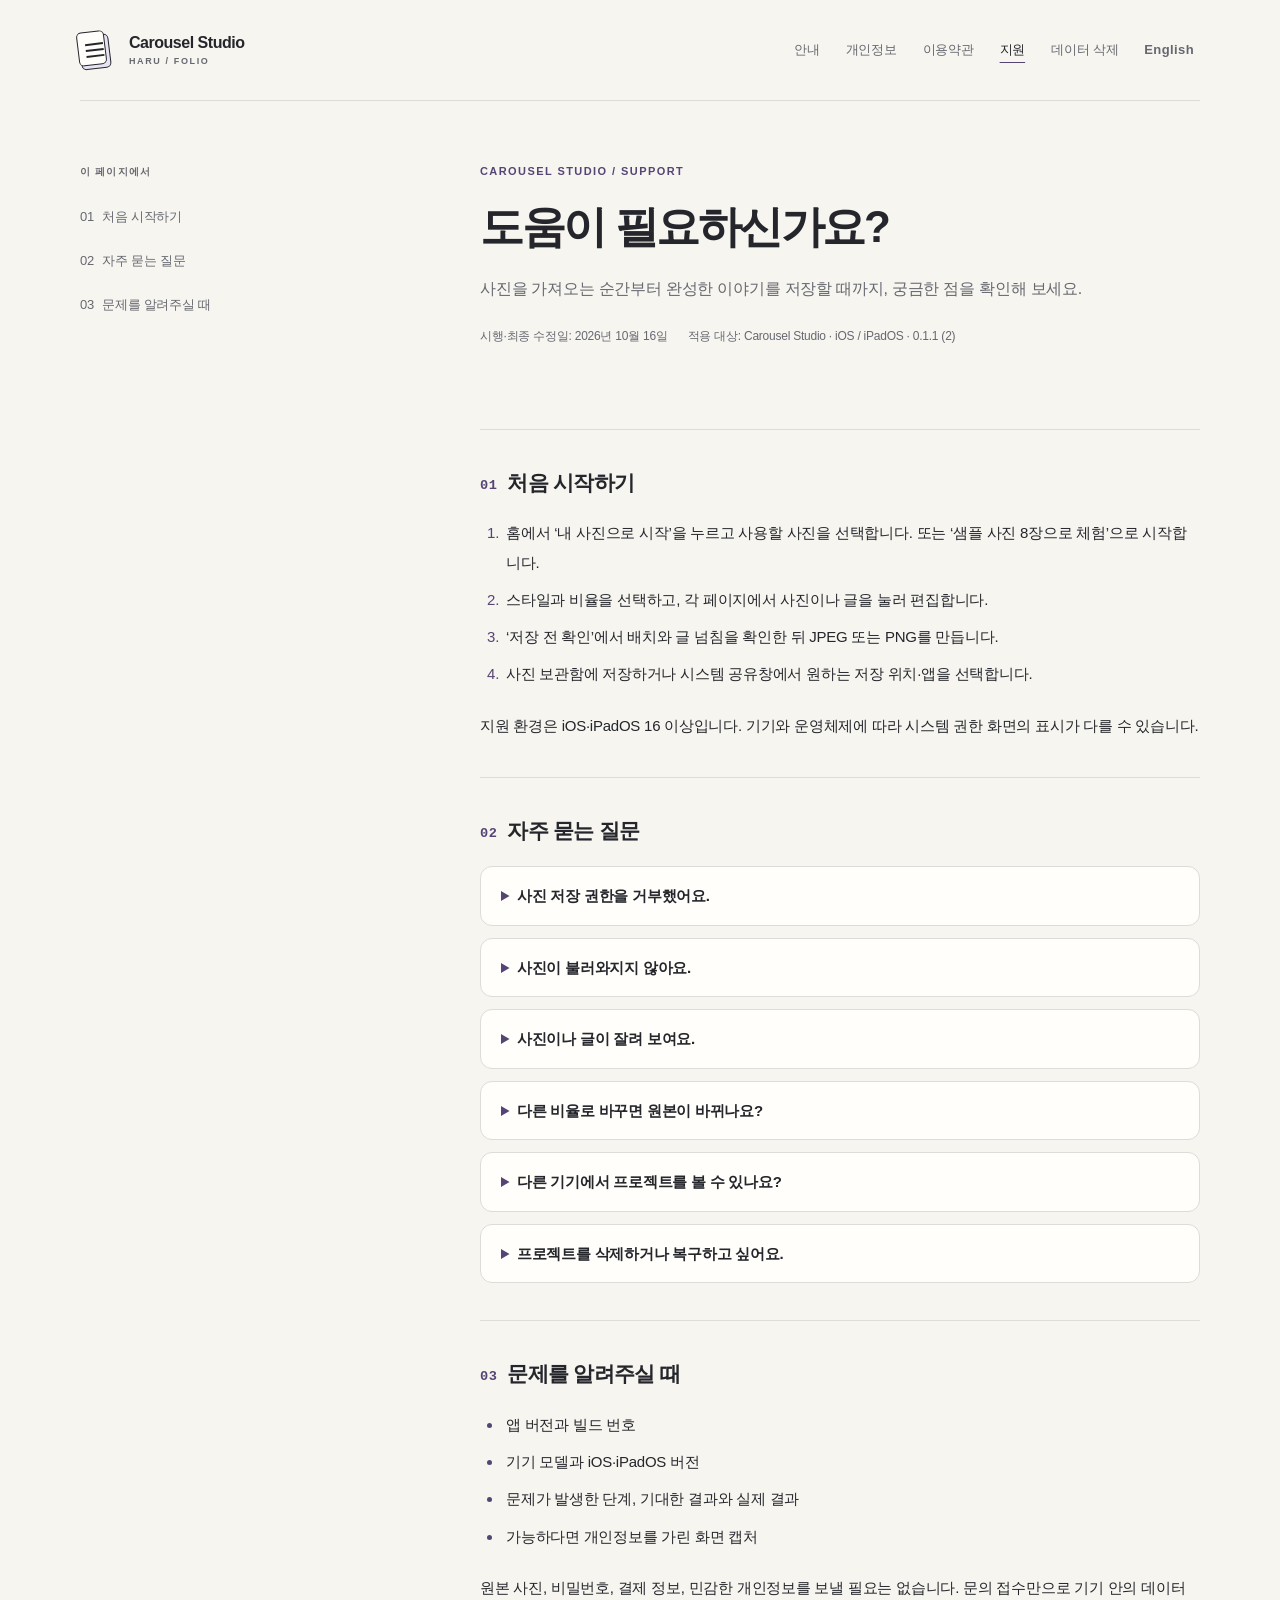
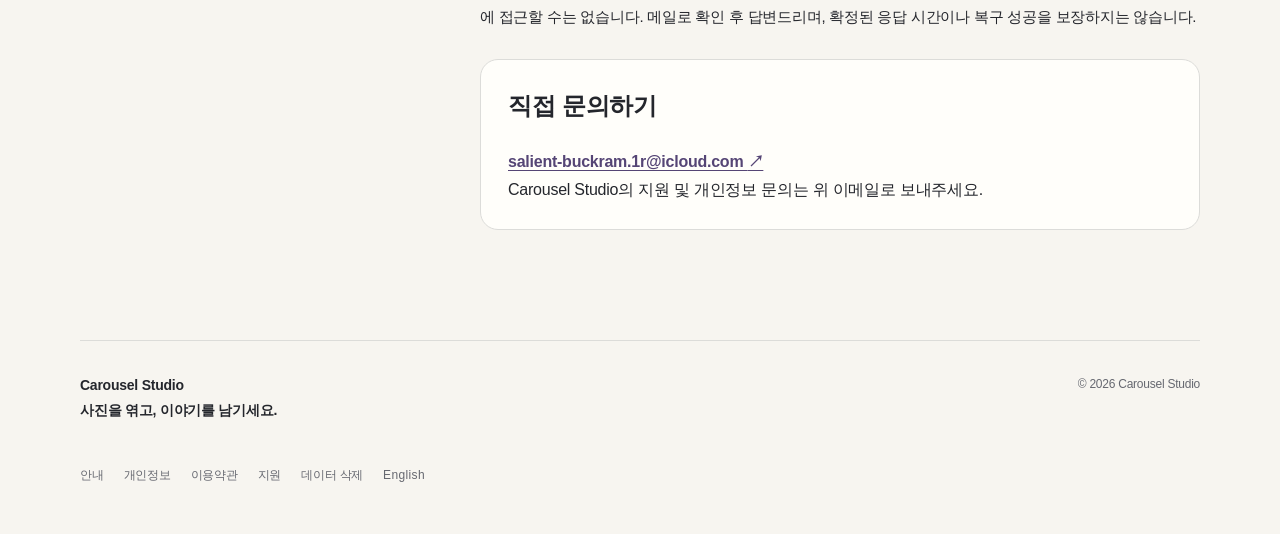
<file: folio/support/index.html>
<!doctype html>
<html lang="ko">
<head>
<meta charset="utf-8">
<meta name="viewport" content="width=device-width, initial-scale=1">
<meta name="description" content="사진을 가져오는 순간부터 완성한 이야기를 저장할 때까지, 궁금한 점을 확인해 보세요.">
<meta name="theme-color" content="#f5f3ed">
<meta name="color-scheme" content="light dark">
<title>도움이 필요하신가요? · Carousel Studio</title>
<link rel="canonical" href="https://layerfield.github.io/haru-privacy/folio/support/">
<link rel="alternate" hreflang="ko" href="https://layerfield.github.io/haru-privacy/folio/support/">
<link rel="alternate" hreflang="en" href="https://layerfield.github.io/haru-privacy/folio/en/support/">
<link rel="icon" type="image/svg+xml" href="../assets/favicon.svg">
<link rel="stylesheet" href="../assets/site.css">
</head>
<body>
<a class="skip-link" href="#main">본문으로 건너뛰기</a>
<div class="shell">
<header class="site-header"><a class="brand" href="../"><span class="brand-mark" aria-hidden="true"></span><span class="brand-copy"><strong>Carousel Studio</strong><small>HARU / FOLIO</small></span></a><nav class="header-nav" aria-label="주 메뉴"><a href="../">안내</a><a href="../privacy/">개인정보</a><a href="../terms/">이용약관</a><a href="./" aria-current="page">지원</a><a href="../data/">데이터 삭제</a><a class="language-switch" lang="en" hreflang="en" href="../en/support/">English</a></nav></header>
<main id="main"><div class="document-layout"><aside class="toc" aria-label="이 페이지에서"><p>이 페이지에서</p><a href="#start">01 <span>처음 시작하기</span></a><a href="#faq">02 <span>자주 묻는 질문</span></a><a href="#report">03 <span>문제를 알려주실 때</span></a></aside><article class="document"><header class="document-header"><p class="eyebrow">CAROUSEL STUDIO / SUPPORT</p><h1>도움이 필요하신가요?</h1><p class="lede">사진을 가져오는 순간부터 완성한 이야기를 저장할 때까지, 궁금한 점을 확인해 보세요.</p><div class="meta"><p>시행·최종 수정일: 2026년 10월 16일</p><p>적용 대상: Carousel Studio · iOS / iPadOS · 0.1.1 (2)</p></div></header><details class="mobile-toc"><summary>이 페이지에서</summary><nav aria-label="이 페이지에서"><a href="#start">01 <span>처음 시작하기</span></a><a href="#faq">02 <span>자주 묻는 질문</span></a><a href="#report">03 <span>문제를 알려주실 때</span></a></nav></details><section class="policy-section" id="start"><h2><span class="section-number" aria-hidden="true">01</span>처음 시작하기</h2><ol><li>홈에서 ‘내 사진으로 시작’을 누르고 사용할 사진을 선택합니다. 또는 ‘샘플 사진 8장으로 체험’으로 시작합니다.</li><li>스타일과 비율을 선택하고, 각 페이지에서 사진이나 글을 눌러 편집합니다.</li><li>‘저장 전 확인’에서 배치와 글 넘침을 확인한 뒤 JPEG 또는 PNG를 만듭니다.</li><li>사진 보관함에 저장하거나 시스템 공유창에서 원하는 저장 위치·앱을 선택합니다.</li></ol><p>지원 환경은 iOS·iPadOS 16 이상입니다. 기기와 운영체제에 따라 시스템 권한 화면의 표시가 다를 수 있습니다.</p></section><section class="policy-section" id="faq"><h2><span class="section-number" aria-hidden="true">02</span>자주 묻는 질문</h2><details><summary>사진 저장 권한을 거부했어요.</summary><p>파일을 내보내고 시스템 공유창으로 파일 앱 등에 저장할 수 있습니다. 사진 보관함으로 저장하려면 기기 설정에서 Carousel Studio의 사진 추가 권한을 허용해 주세요.</p></details><details><summary>사진이 불러와지지 않아요.</summary><p>사진 앱에서 원본이 열리는지 확인해 주세요. iCloud에만 있는 사진은 시스템이 내려받을 때 네트워크가 필요할 수 있습니다. 손상되었거나 지원하지 않는 이미지 대신 다른 사진을 선택하고 저장 공간도 확인해 주세요.</p></details><details><summary>사진이나 글이 잘려 보여요.</summary><p>페이지에서 해당 요소를 선택해 사진 위치·확대 또는 글 내용을 조정해 주세요. ‘저장 전 확인’의 경고를 눌러 문제가 있는 요소로 이동할 수 있습니다.</p></details><details><summary>다른 비율로 바꾸면 원본이 바뀌나요?</summary><p>비율 변경은 새 프로젝트 복사본을 만듭니다. 기존 프로젝트는 홈의 ‘내 이야기’에서 다시 열 수 있습니다.</p></details><details><summary>다른 기기에서 프로젝트를 볼 수 있나요?</summary><p>현재 앱에는 계정 기반 동기화나 프로젝트 패키지 공유 기능이 없습니다. JPEG·PNG 결과물은 공유할 수 있지만 편집 가능한 프로젝트 원본을 옮기는 기능은 아닙니다.</p></details><details><summary>프로젝트를 삭제하거나 복구하고 싶어요.</summary><p>현재 프로젝트별 삭제 버튼은 없습니다. 전체 로컬 앱 데이터 삭제와 외부 저장 사본·백업은 <a href="../data/">데이터 관리와 삭제 안내</a>를 확인해 주세요. 개발자가 기기의 프로젝트를 원격 복구할 수는 없습니다.</p></details></section><section class="policy-section" id="report"><h2><span class="section-number" aria-hidden="true">03</span>문제를 알려주실 때</h2><ul><li>앱 버전과 빌드 번호</li><li>기기 모델과 iOS·iPadOS 버전</li><li>문제가 발생한 단계, 기대한 결과와 실제 결과</li><li>가능하다면 개인정보를 가린 화면 캡처</li></ul><p>원본 사진, 비밀번호, 결제 정보, 민감한 개인정보를 보낼 필요는 없습니다. 문의 접수만으로 기기 안의 데이터에 접근할 수는 없습니다. 메일로 확인 후 답변드리며, 확정된 응답 시간이나 복구 성공을 보장하지는 않습니다.</p></section><section class="contact-box" aria-label="직접 문의하기"><h2>직접 문의하기</h2><a class="email-link" href="mailto:salient-buckram.1r@icloud.com?subject=Carousel%20Studio%20support">salient-buckram.1r@icloud.com <span aria-hidden="true">↗</span></a><p>Carousel Studio의 지원 및 개인정보 문의는 위 이메일로 보내주세요.</p></section></article></div></main>
<footer class="site-footer"><div class="footer-top"><div><strong>Carousel Studio</strong><p>사진을 엮고, 이야기를 남기세요.</p></div><p>© 2026 Carousel Studio</p></div><nav class="footer-nav" aria-label="관련 안내"><a href="../">안내</a><a href="../privacy/">개인정보</a><a href="../terms/">이용약관</a><a href="./" aria-current="page">지원</a><a href="../data/">데이터 삭제</a><a class="language-switch" lang="en" hreflang="en" href="../en/support/">English</a></nav></footer>
</div>
</body>
</html>
</file>
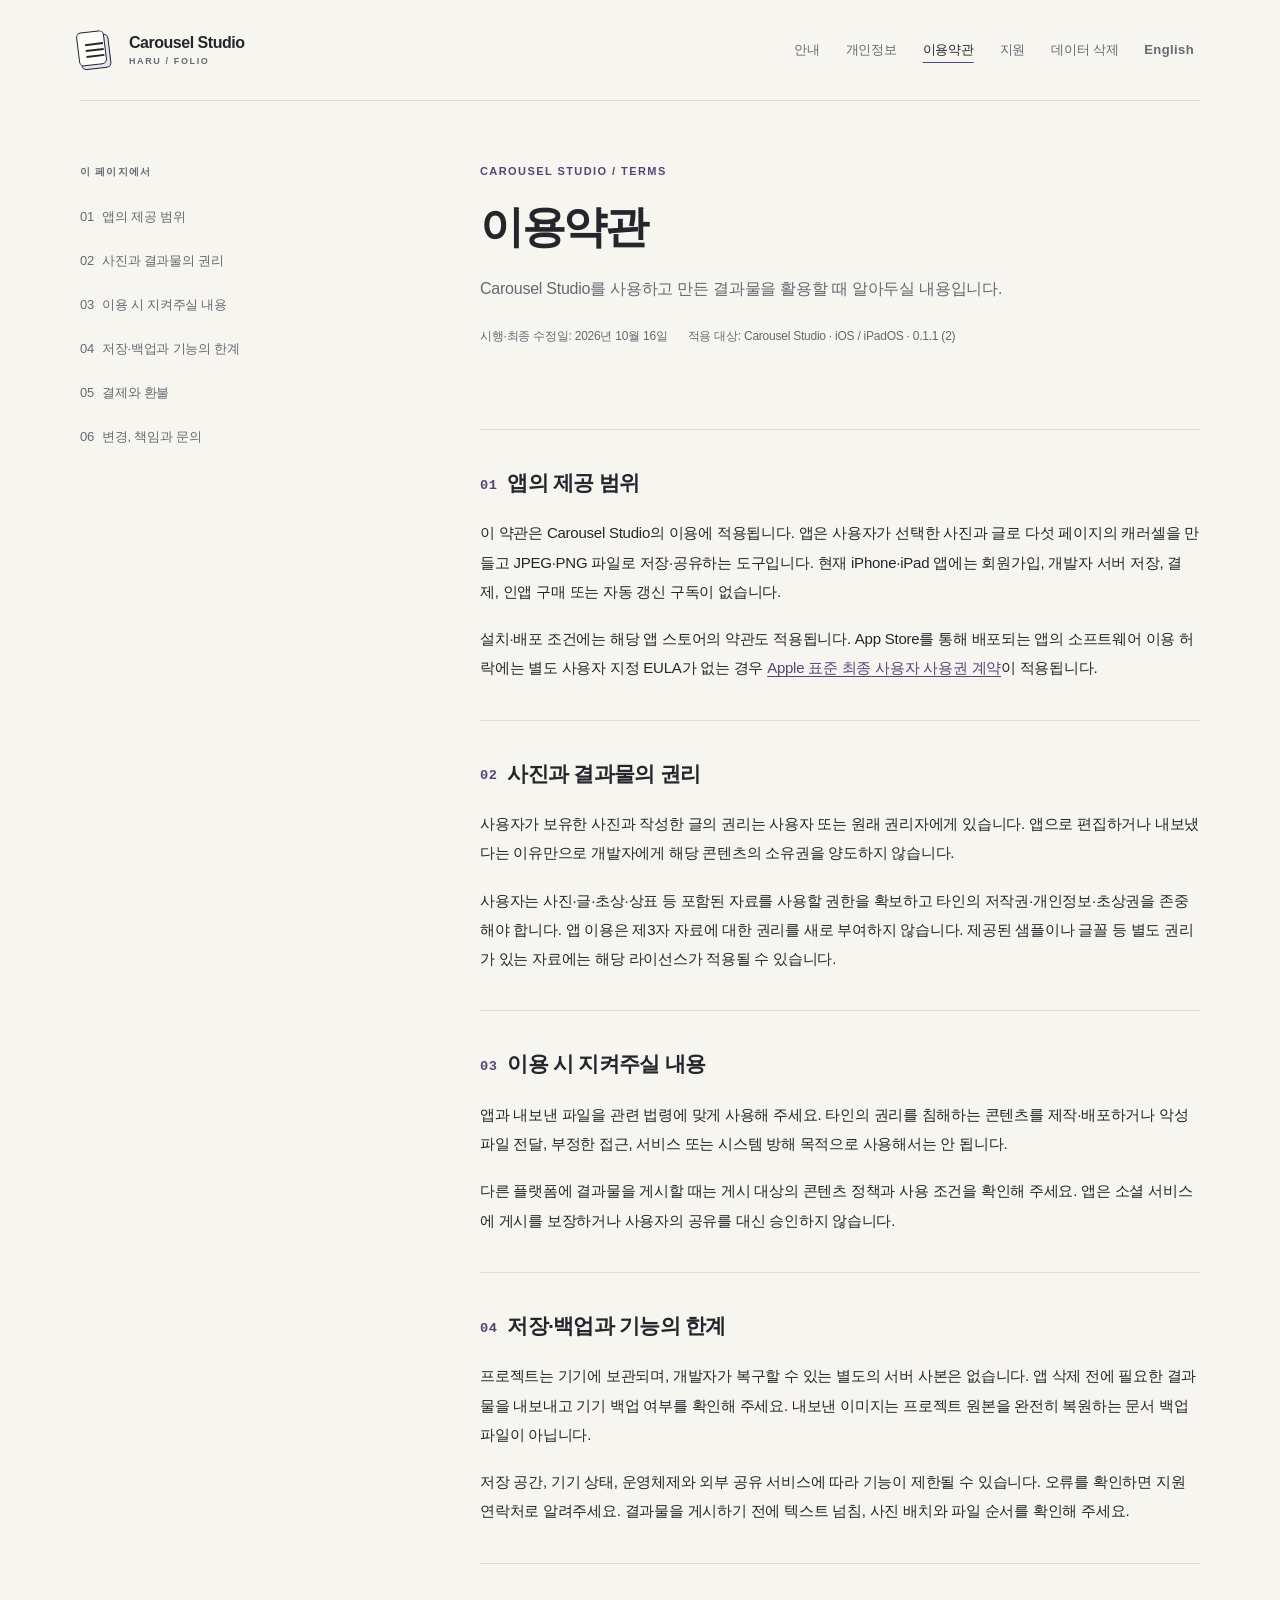
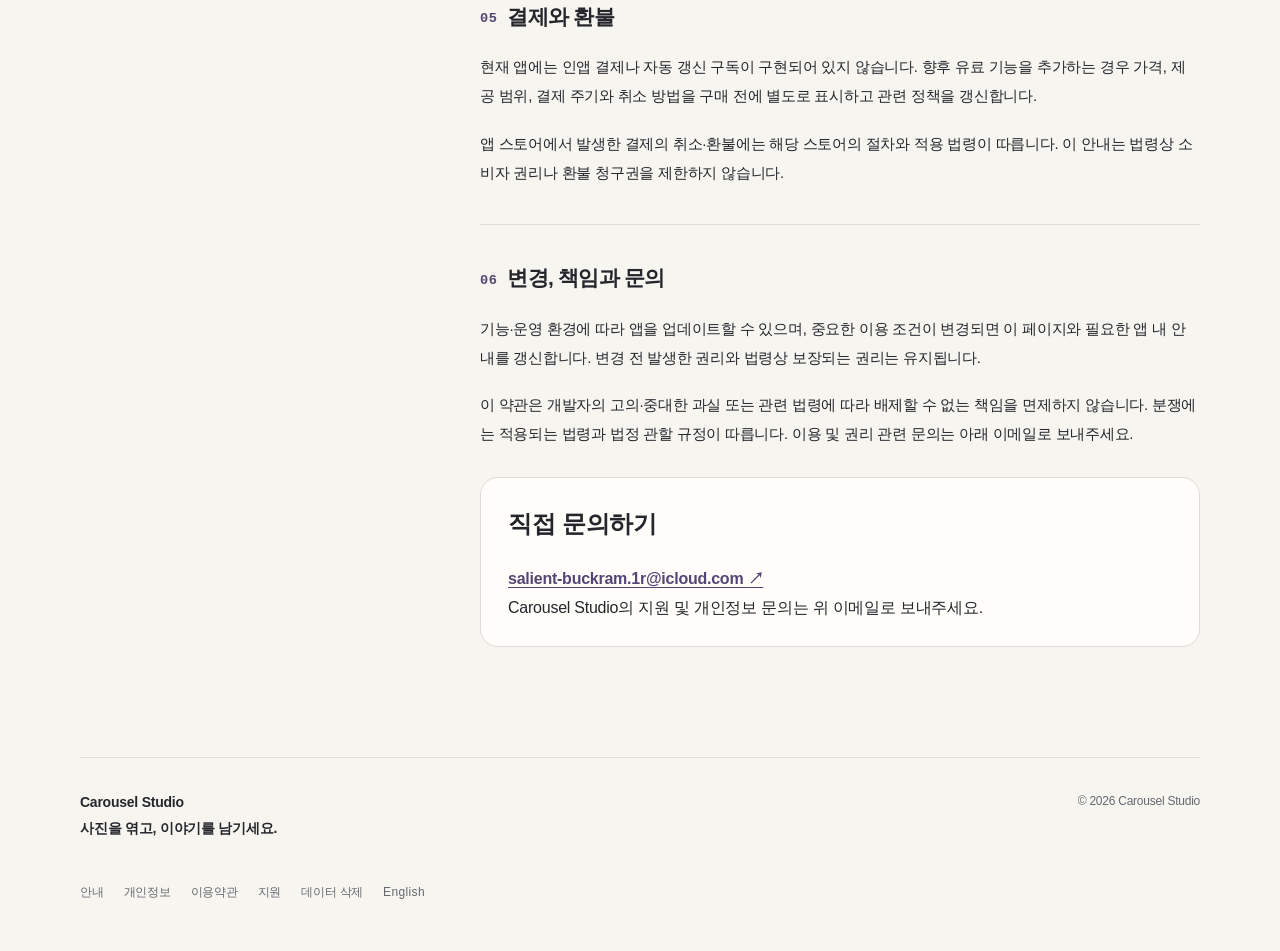
<file: folio/terms/index.html>
<!doctype html>
<html lang="ko">
<head>
<meta charset="utf-8">
<meta name="viewport" content="width=device-width, initial-scale=1">
<meta name="description" content="Carousel Studio를 사용하고 만든 결과물을 활용할 때 알아두실 내용입니다.">
<meta name="theme-color" content="#f5f3ed">
<meta name="color-scheme" content="light dark">
<title>이용약관 · Carousel Studio</title>
<link rel="canonical" href="https://layerfield.github.io/haru-privacy/folio/terms/">
<link rel="alternate" hreflang="ko" href="https://layerfield.github.io/haru-privacy/folio/terms/">
<link rel="alternate" hreflang="en" href="https://layerfield.github.io/haru-privacy/folio/en/terms/">
<link rel="icon" type="image/svg+xml" href="../assets/favicon.svg">
<link rel="stylesheet" href="../assets/site.css">
</head>
<body>
<a class="skip-link" href="#main">본문으로 건너뛰기</a>
<div class="shell">
<header class="site-header"><a class="brand" href="../"><span class="brand-mark" aria-hidden="true"></span><span class="brand-copy"><strong>Carousel Studio</strong><small>HARU / FOLIO</small></span></a><nav class="header-nav" aria-label="주 메뉴"><a href="../">안내</a><a href="../privacy/">개인정보</a><a href="./" aria-current="page">이용약관</a><a href="../support/">지원</a><a href="../data/">데이터 삭제</a><a class="language-switch" lang="en" hreflang="en" href="../en/terms/">English</a></nav></header>
<main id="main"><div class="document-layout"><aside class="toc" aria-label="이 페이지에서"><p>이 페이지에서</p><a href="#service">01 <span>앱의 제공 범위</span></a><a href="#content">02 <span>사진과 결과물의 권리</span></a><a href="#use">03 <span>이용 시 지켜주실 내용</span></a><a href="#storage">04 <span>저장·백업과 기능의 한계</span></a><a href="#paid">05 <span>결제와 환불</span></a><a href="#changes">06 <span>변경, 책임과 문의</span></a></aside><article class="document"><header class="document-header"><p class="eyebrow">CAROUSEL STUDIO / TERMS</p><h1>이용약관</h1><p class="lede">Carousel Studio를 사용하고 만든 결과물을 활용할 때 알아두실 내용입니다.</p><div class="meta"><p>시행·최종 수정일: 2026년 10월 16일</p><p>적용 대상: Carousel Studio · iOS / iPadOS · 0.1.1 (2)</p></div></header><details class="mobile-toc"><summary>이 페이지에서</summary><nav aria-label="이 페이지에서"><a href="#service">01 <span>앱의 제공 범위</span></a><a href="#content">02 <span>사진과 결과물의 권리</span></a><a href="#use">03 <span>이용 시 지켜주실 내용</span></a><a href="#storage">04 <span>저장·백업과 기능의 한계</span></a><a href="#paid">05 <span>결제와 환불</span></a><a href="#changes">06 <span>변경, 책임과 문의</span></a></nav></details><section class="policy-section" id="service"><h2><span class="section-number" aria-hidden="true">01</span>앱의 제공 범위</h2><p>이 약관은 Carousel Studio의 이용에 적용됩니다. 앱은 사용자가 선택한 사진과 글로 다섯 페이지의 캐러셀을 만들고 JPEG·PNG 파일로 저장·공유하는 도구입니다. 현재 iPhone·iPad 앱에는 회원가입, 개발자 서버 저장, 결제, 인앱 구매 또는 자동 갱신 구독이 없습니다.</p><p>설치·배포 조건에는 해당 앱 스토어의 약관도 적용됩니다. App Store를 통해 배포되는 앱의 소프트웨어 이용 허락에는 별도 사용자 지정 EULA가 없는 경우 <a href="https://www.apple.com/legal/internet-services/itunes/dev/stdeula/">Apple 표준 최종 사용자 사용권 계약</a>이 적용됩니다.</p></section><section class="policy-section" id="content"><h2><span class="section-number" aria-hidden="true">02</span>사진과 결과물의 권리</h2><p>사용자가 보유한 사진과 작성한 글의 권리는 사용자 또는 원래 권리자에게 있습니다. 앱으로 편집하거나 내보냈다는 이유만으로 개발자에게 해당 콘텐츠의 소유권을 양도하지 않습니다.</p><p>사용자는 사진·글·초상·상표 등 포함된 자료를 사용할 권한을 확보하고 타인의 저작권·개인정보·초상권을 존중해야 합니다. 앱 이용은 제3자 자료에 대한 권리를 새로 부여하지 않습니다. 제공된 샘플이나 글꼴 등 별도 권리가 있는 자료에는 해당 라이선스가 적용될 수 있습니다.</p></section><section class="policy-section" id="use"><h2><span class="section-number" aria-hidden="true">03</span>이용 시 지켜주실 내용</h2><p>앱과 내보낸 파일을 관련 법령에 맞게 사용해 주세요. 타인의 권리를 침해하는 콘텐츠를 제작·배포하거나 악성 파일 전달, 부정한 접근, 서비스 또는 시스템 방해 목적으로 사용해서는 안 됩니다.</p><p>다른 플랫폼에 결과물을 게시할 때는 게시 대상의 콘텐츠 정책과 사용 조건을 확인해 주세요. 앱은 소셜 서비스에 게시를 보장하거나 사용자의 공유를 대신 승인하지 않습니다.</p></section><section class="policy-section" id="storage"><h2><span class="section-number" aria-hidden="true">04</span>저장·백업과 기능의 한계</h2><p>프로젝트는 기기에 보관되며, 개발자가 복구할 수 있는 별도의 서버 사본은 없습니다. 앱 삭제 전에 필요한 결과물을 내보내고 기기 백업 여부를 확인해 주세요. 내보낸 이미지는 프로젝트 원본을 완전히 복원하는 문서 백업 파일이 아닙니다.</p><p>저장 공간, 기기 상태, 운영체제와 외부 공유 서비스에 따라 기능이 제한될 수 있습니다. 오류를 확인하면 지원 연락처로 알려주세요. 결과물을 게시하기 전에 텍스트 넘침, 사진 배치와 파일 순서를 확인해 주세요.</p></section><section class="policy-section" id="paid"><h2><span class="section-number" aria-hidden="true">05</span>결제와 환불</h2><p>현재 앱에는 인앱 결제나 자동 갱신 구독이 구현되어 있지 않습니다. 향후 유료 기능을 추가하는 경우 가격, 제공 범위, 결제 주기와 취소 방법을 구매 전에 별도로 표시하고 관련 정책을 갱신합니다.</p><p>앱 스토어에서 발생한 결제의 취소·환불에는 해당 스토어의 절차와 적용 법령이 따릅니다. 이 안내는 법령상 소비자 권리나 환불 청구권을 제한하지 않습니다.</p></section><section class="policy-section" id="changes"><h2><span class="section-number" aria-hidden="true">06</span>변경, 책임과 문의</h2><p>기능·운영 환경에 따라 앱을 업데이트할 수 있으며, 중요한 이용 조건이 변경되면 이 페이지와 필요한 앱 내 안내를 갱신합니다. 변경 전 발생한 권리와 법령상 보장되는 권리는 유지됩니다.</p><p>이 약관은 개발자의 고의·중대한 과실 또는 관련 법령에 따라 배제할 수 없는 책임을 면제하지 않습니다. 분쟁에는 적용되는 법령과 법정 관할 규정이 따릅니다. 이용 및 권리 관련 문의는 아래 이메일로 보내주세요.</p></section><section class="contact-box" aria-label="직접 문의하기"><h2>직접 문의하기</h2><a class="email-link" href="mailto:salient-buckram.1r@icloud.com?subject=Carousel%20Studio%20support">salient-buckram.1r@icloud.com <span aria-hidden="true">↗</span></a><p>Carousel Studio의 지원 및 개인정보 문의는 위 이메일로 보내주세요.</p></section></article></div></main>
<footer class="site-footer"><div class="footer-top"><div><strong>Carousel Studio</strong><p>사진을 엮고, 이야기를 남기세요.</p></div><p>© 2026 Carousel Studio</p></div><nav class="footer-nav" aria-label="관련 안내"><a href="../">안내</a><a href="../privacy/">개인정보</a><a href="./" aria-current="page">이용약관</a><a href="../support/">지원</a><a href="../data/">데이터 삭제</a><a class="language-switch" lang="en" hreflang="en" href="../en/terms/">English</a></nav></footer>
</div>
</body>
</html>
</file>
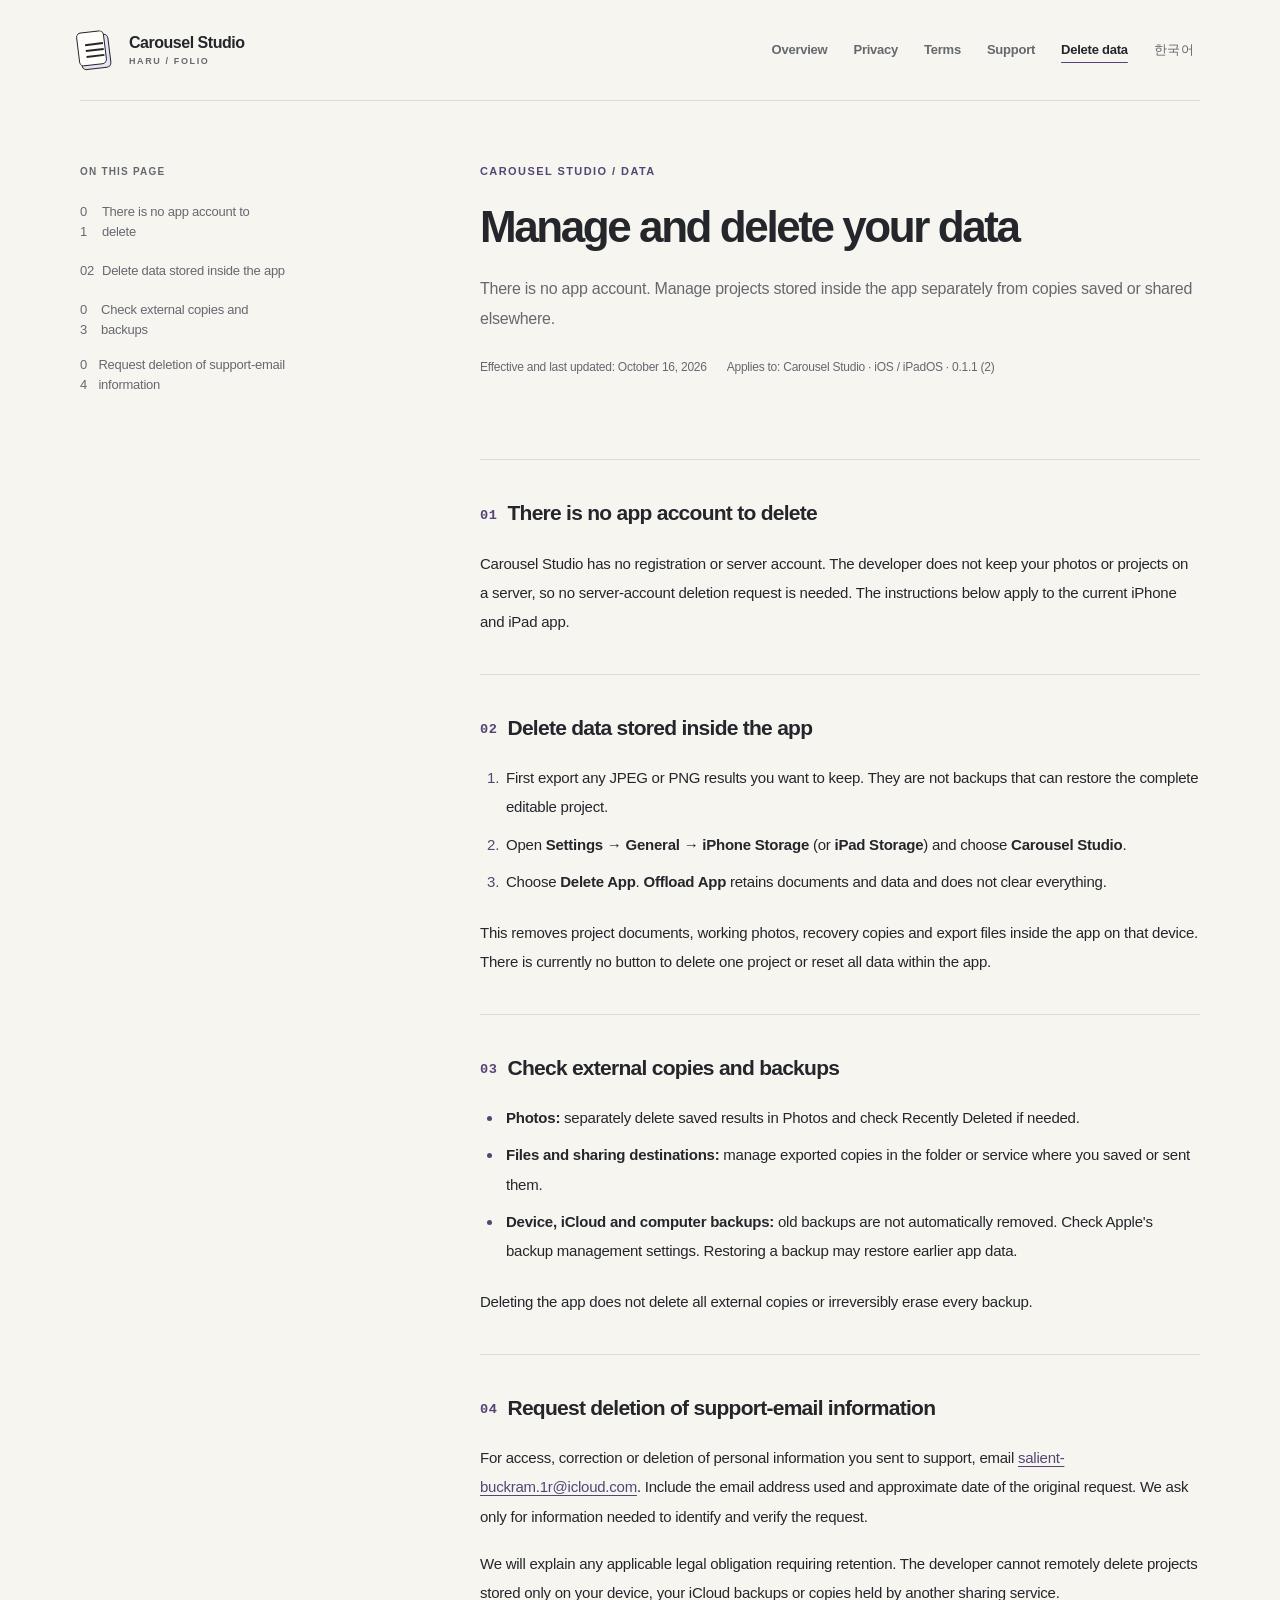
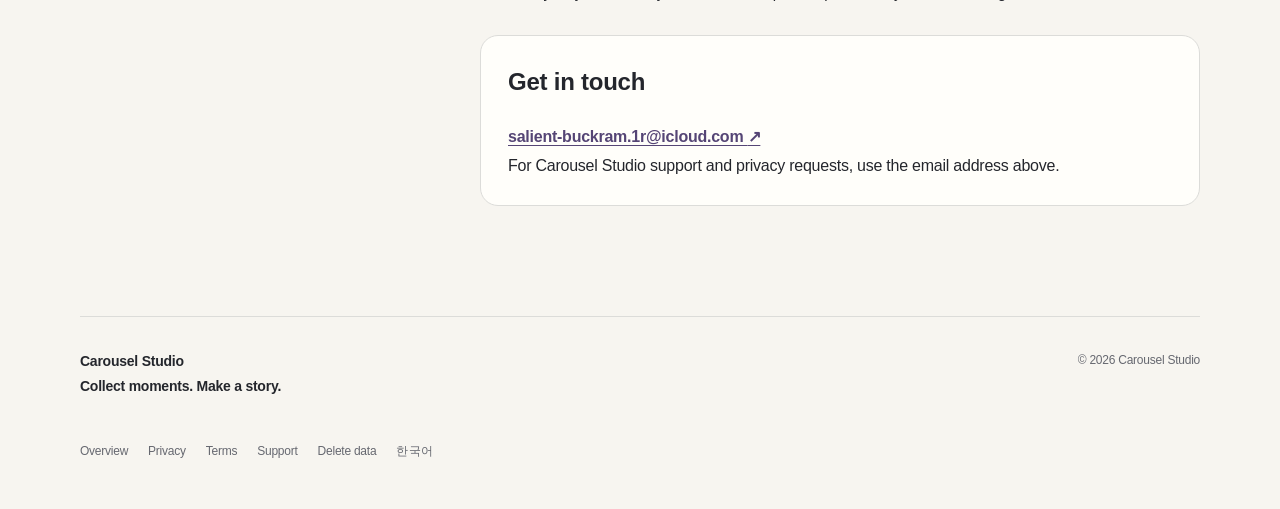
<file: folio/en/data/index.html>
<!doctype html>
<html lang="en">
<head>
<meta charset="utf-8">
<meta name="viewport" content="width=device-width, initial-scale=1">
<meta name="description" content="There is no app account. Manage projects stored inside the app separately from copies saved or shared elsewhere.">
<meta name="theme-color" content="#f5f3ed">
<meta name="color-scheme" content="light dark">
<title>Manage and delete your data · Carousel Studio</title>
<link rel="canonical" href="https://layerfield.github.io/haru-privacy/folio/en/data/">
<link rel="alternate" hreflang="ko" href="https://layerfield.github.io/haru-privacy/folio/data/">
<link rel="alternate" hreflang="en" href="https://layerfield.github.io/haru-privacy/folio/en/data/">
<link rel="icon" type="image/svg+xml" href="../../assets/favicon.svg">
<link rel="stylesheet" href="../../assets/site.css">
</head>
<body>
<a class="skip-link" href="#main">Skip to content</a>
<div class="shell">
<header class="site-header"><a class="brand" href="../"><span class="brand-mark" aria-hidden="true"></span><span class="brand-copy"><strong>Carousel Studio</strong><small>HARU / FOLIO</small></span></a><nav class="header-nav" aria-label="Main navigation"><a href="../">Overview</a><a href="../privacy/">Privacy</a><a href="../terms/">Terms</a><a href="../support/">Support</a><a href="./" aria-current="page">Delete data</a><a class="language-switch" lang="ko" hreflang="ko" href="../../data/">한국어</a></nav></header>
<main id="main"><div class="document-layout"><aside class="toc" aria-label="On this page"><p>On this page</p><a href="#account">01 <span>There is no app account to delete</span></a><a href="#local">02 <span>Delete data stored inside the app</span></a><a href="#copies">03 <span>Check external copies and backups</span></a><a href="#requests">04 <span>Request deletion of support-email information</span></a></aside><article class="document"><header class="document-header"><p class="eyebrow">CAROUSEL STUDIO / DATA</p><h1>Manage and delete your data</h1><p class="lede">There is no app account. Manage projects stored inside the app separately from copies saved or shared elsewhere.</p><div class="meta"><p>Effective and last updated: October 16, 2026</p><p>Applies to: Carousel Studio · iOS / iPadOS · 0.1.1 (2)</p></div></header><details class="mobile-toc"><summary>On this page</summary><nav aria-label="On this page"><a href="#account">01 <span>There is no app account to delete</span></a><a href="#local">02 <span>Delete data stored inside the app</span></a><a href="#copies">03 <span>Check external copies and backups</span></a><a href="#requests">04 <span>Request deletion of support-email information</span></a></nav></details><section class="policy-section" id="account"><h2><span class="section-number" aria-hidden="true">01</span>There is no app account to delete</h2><p>Carousel Studio has no registration or server account. The developer does not keep your photos or projects on a server, so no server-account deletion request is needed. The instructions below apply to the current iPhone and iPad app.</p></section><section class="policy-section" id="local"><h2><span class="section-number" aria-hidden="true">02</span>Delete data stored inside the app</h2><ol><li>First export any JPEG or PNG results you want to keep. They are not backups that can restore the complete editable project.</li><li>Open <strong>Settings → General → iPhone Storage</strong> (or <strong>iPad Storage</strong>) and choose <strong>Carousel Studio</strong>.</li><li>Choose <strong>Delete App</strong>. <strong>Offload App</strong> retains documents and data and does not clear everything.</li></ol><p>This removes project documents, working photos, recovery copies and export files inside the app on that device. There is currently no button to delete one project or reset all data within the app.</p></section><section class="policy-section" id="copies"><h2><span class="section-number" aria-hidden="true">03</span>Check external copies and backups</h2><ul><li><strong>Photos:</strong> separately delete saved results in Photos and check Recently Deleted if needed.</li><li><strong>Files and sharing destinations:</strong> manage exported copies in the folder or service where you saved or sent them.</li><li><strong>Device, iCloud and computer backups:</strong> old backups are not automatically removed. Check Apple's backup management settings. Restoring a backup may restore earlier app data.</li></ul><p>Deleting the app does not delete all external copies or irreversibly erase every backup.</p></section><section class="policy-section" id="requests"><h2><span class="section-number" aria-hidden="true">04</span>Request deletion of support-email information</h2><p>For access, correction or deletion of personal information you sent to support, email <a href="mailto:salient-buckram.1r@icloud.com?subject=Carousel%20Studio%20privacy%20request">salient-buckram.1r@icloud.com</a>. Include the email address used and approximate date of the original request. We ask only for information needed to identify and verify the request.</p><p>We will explain any applicable legal obligation requiring retention. The developer cannot remotely delete projects stored only on your device, your iCloud backups or copies held by another sharing service.</p></section><section class="contact-box" aria-label="Get in touch"><h2>Get in touch</h2><a class="email-link" href="mailto:salient-buckram.1r@icloud.com?subject=Carousel%20Studio%20support">salient-buckram.1r@icloud.com <span aria-hidden="true">↗</span></a><p>For Carousel Studio support and privacy requests, use the email address above.</p></section></article></div></main>
<footer class="site-footer"><div class="footer-top"><div><strong>Carousel Studio</strong><p>Collect moments. Make a story.</p></div><p>© 2026 Carousel Studio</p></div><nav class="footer-nav" aria-label="Related pages"><a href="../">Overview</a><a href="../privacy/">Privacy</a><a href="../terms/">Terms</a><a href="../support/">Support</a><a href="./" aria-current="page">Delete data</a><a class="language-switch" lang="ko" hreflang="ko" href="../../data/">한국어</a></nav></footer>
</div>
</body>
</html>
</file>
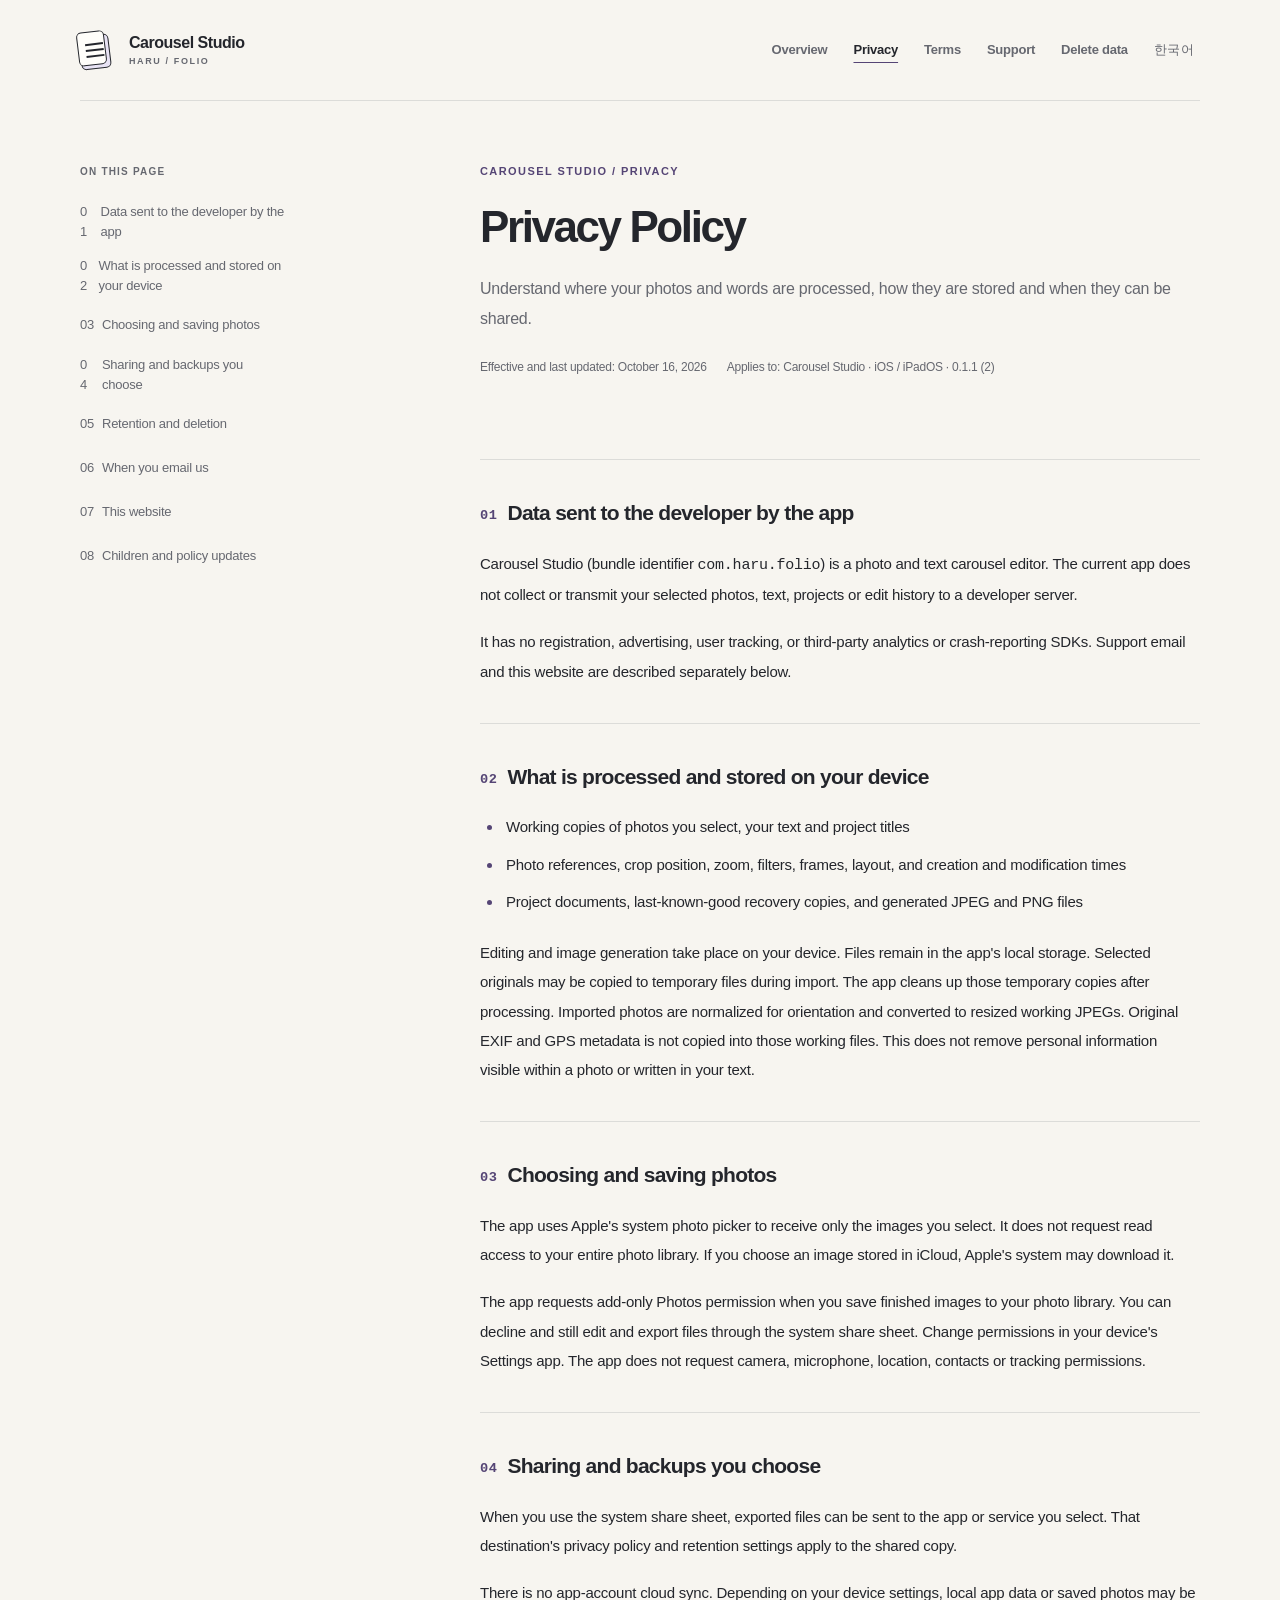
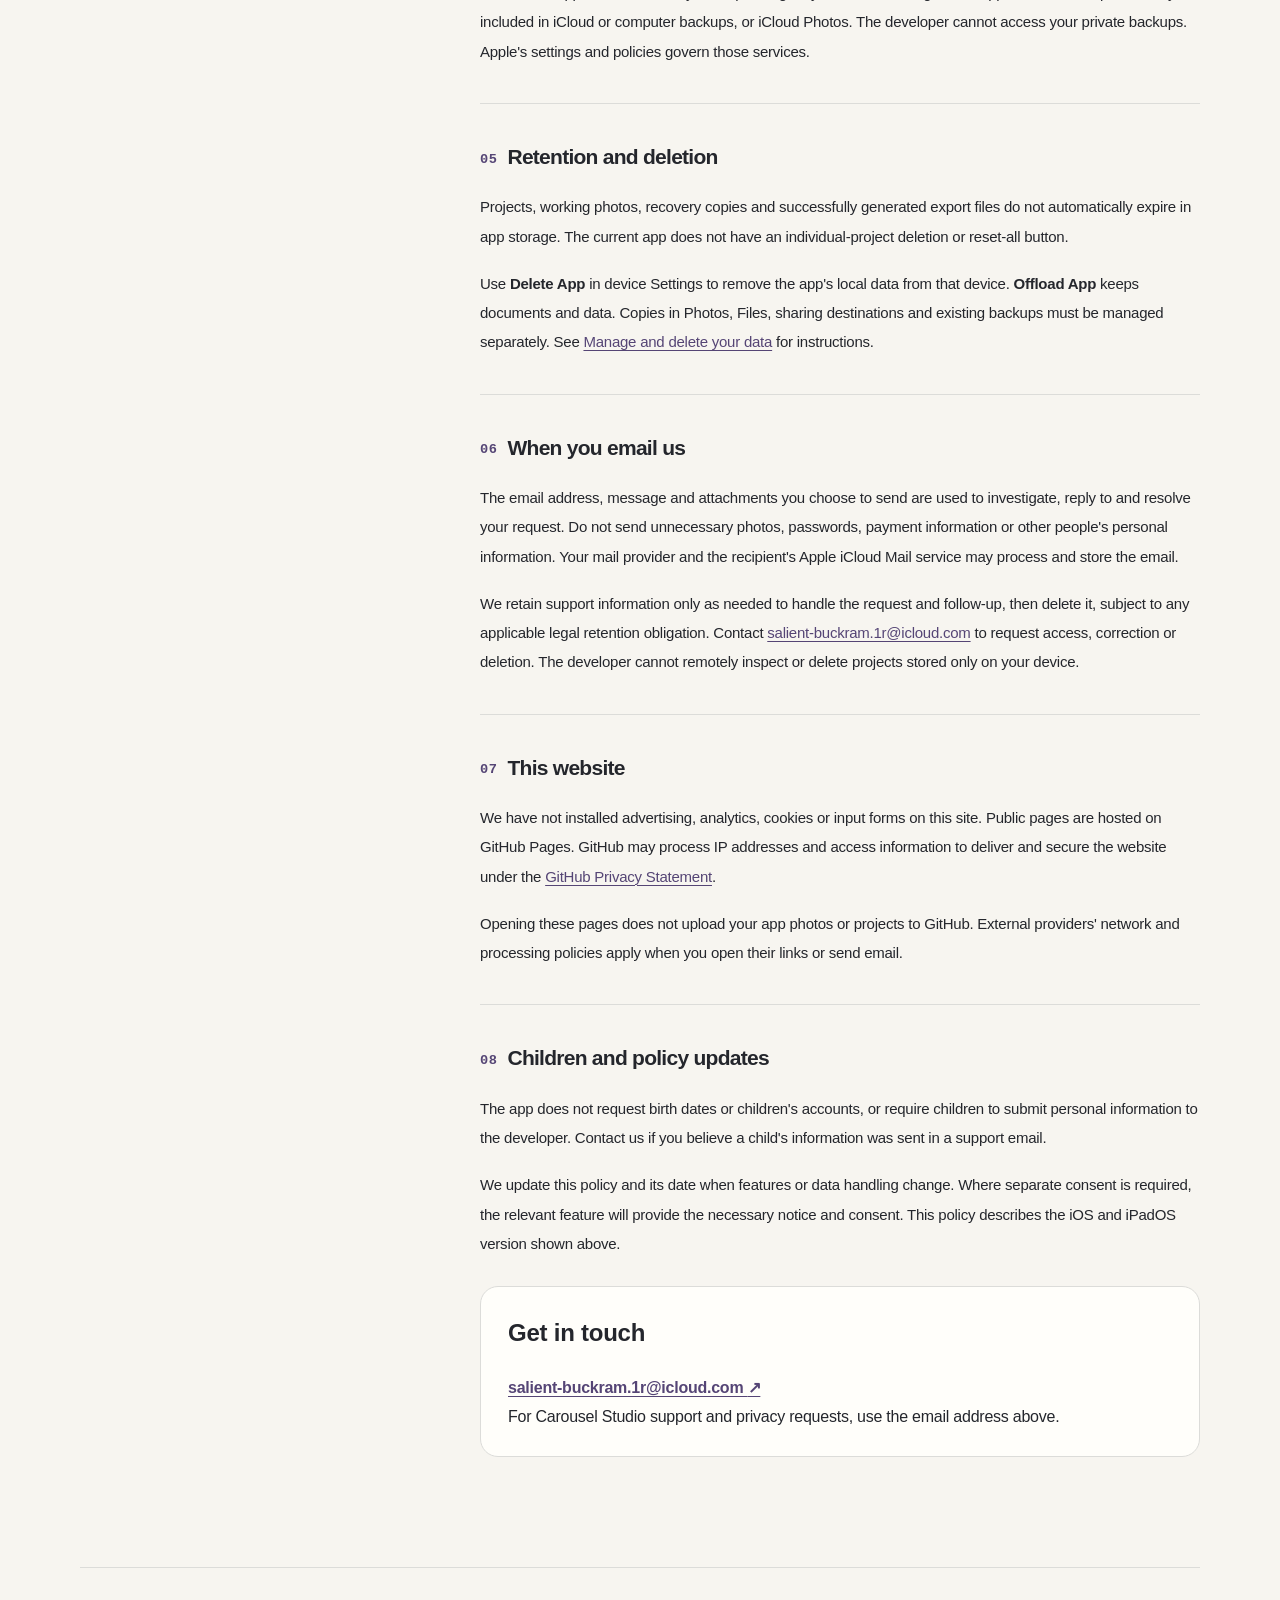
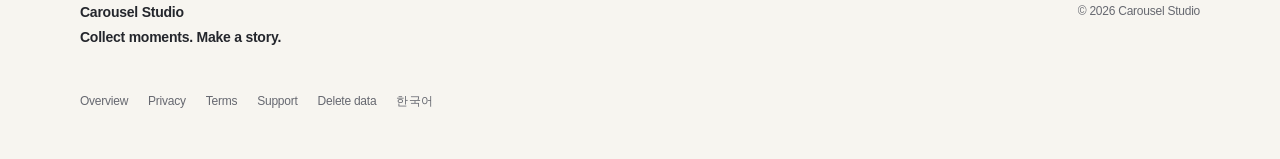
<file: folio/en/privacy/index.html>
<!doctype html>
<html lang="en">
<head>
<meta charset="utf-8">
<meta name="viewport" content="width=device-width, initial-scale=1">
<meta name="description" content="Understand where your photos and words are processed, how they are stored and when they can be shared.">
<meta name="theme-color" content="#f5f3ed">
<meta name="color-scheme" content="light dark">
<title>Privacy Policy · Carousel Studio</title>
<link rel="canonical" href="https://layerfield.github.io/haru-privacy/folio/en/privacy/">
<link rel="alternate" hreflang="ko" href="https://layerfield.github.io/haru-privacy/folio/privacy/">
<link rel="alternate" hreflang="en" href="https://layerfield.github.io/haru-privacy/folio/en/privacy/">
<link rel="icon" type="image/svg+xml" href="../../assets/favicon.svg">
<link rel="stylesheet" href="../../assets/site.css">
</head>
<body>
<a class="skip-link" href="#main">Skip to content</a>
<div class="shell">
<header class="site-header"><a class="brand" href="../"><span class="brand-mark" aria-hidden="true"></span><span class="brand-copy"><strong>Carousel Studio</strong><small>HARU / FOLIO</small></span></a><nav class="header-nav" aria-label="Main navigation"><a href="../">Overview</a><a href="./" aria-current="page">Privacy</a><a href="../terms/">Terms</a><a href="../support/">Support</a><a href="../data/">Delete data</a><a class="language-switch" lang="ko" hreflang="ko" href="../../privacy/">한국어</a></nav></header>
<main id="main"><div class="document-layout"><aside class="toc" aria-label="On this page"><p>On this page</p><a href="#overview">01 <span>Data sent to the developer by the app</span></a><a href="#local">02 <span>What is processed and stored on your device</span></a><a href="#permissions">03 <span>Choosing and saving photos</span></a><a href="#sharing">04 <span>Sharing and backups you choose</span></a><a href="#retention">05 <span>Retention and deletion</span></a><a href="#contact-data">06 <span>When you email us</span></a><a href="#website">07 <span>This website</span></a><a href="#changes">08 <span>Children and policy updates</span></a></aside><article class="document"><header class="document-header"><p class="eyebrow">CAROUSEL STUDIO / PRIVACY</p><h1>Privacy Policy</h1><p class="lede">Understand where your photos and words are processed, how they are stored and when they can be shared.</p><div class="meta"><p>Effective and last updated: October 16, 2026</p><p>Applies to: Carousel Studio · iOS / iPadOS · 0.1.1 (2)</p></div></header><details class="mobile-toc"><summary>On this page</summary><nav aria-label="On this page"><a href="#overview">01 <span>Data sent to the developer by the app</span></a><a href="#local">02 <span>What is processed and stored on your device</span></a><a href="#permissions">03 <span>Choosing and saving photos</span></a><a href="#sharing">04 <span>Sharing and backups you choose</span></a><a href="#retention">05 <span>Retention and deletion</span></a><a href="#contact-data">06 <span>When you email us</span></a><a href="#website">07 <span>This website</span></a><a href="#changes">08 <span>Children and policy updates</span></a></nav></details><section class="policy-section" id="overview"><h2><span class="section-number" aria-hidden="true">01</span>Data sent to the developer by the app</h2><p>Carousel Studio (bundle identifier <code>com.haru.folio</code>) is a photo and text carousel editor. The current app does not collect or transmit your selected photos, text, projects or edit history to a developer server.</p><p>It has no registration, advertising, user tracking, or third-party analytics or crash-reporting SDKs. Support email and this website are described separately below.</p></section><section class="policy-section" id="local"><h2><span class="section-number" aria-hidden="true">02</span>What is processed and stored on your device</h2><ul><li>Working copies of photos you select, your text and project titles</li><li>Photo references, crop position, zoom, filters, frames, layout, and creation and modification times</li><li>Project documents, last-known-good recovery copies, and generated JPEG and PNG files</li></ul><p>Editing and image generation take place on your device. Files remain in the app's local storage. Selected originals may be copied to temporary files during import. The app cleans up those temporary copies after processing. Imported photos are normalized for orientation and converted to resized working JPEGs. Original EXIF and GPS metadata is not copied into those working files. This does not remove personal information visible within a photo or written in your text.</p></section><section class="policy-section" id="permissions"><h2><span class="section-number" aria-hidden="true">03</span>Choosing and saving photos</h2><p>The app uses Apple's system photo picker to receive only the images you select. It does not request read access to your entire photo library. If you choose an image stored in iCloud, Apple's system may download it.</p><p>The app requests add-only Photos permission when you save finished images to your photo library. You can decline and still edit and export files through the system share sheet. Change permissions in your device's Settings app. The app does not request camera, microphone, location, contacts or tracking permissions.</p></section><section class="policy-section" id="sharing"><h2><span class="section-number" aria-hidden="true">04</span>Sharing and backups you choose</h2><p>When you use the system share sheet, exported files can be sent to the app or service you select. That destination's privacy policy and retention settings apply to the shared copy.</p><p>There is no app-account cloud sync. Depending on your device settings, local app data or saved photos may be included in iCloud or computer backups, or iCloud Photos. The developer cannot access your private backups. Apple's settings and policies govern those services.</p></section><section class="policy-section" id="retention"><h2><span class="section-number" aria-hidden="true">05</span>Retention and deletion</h2><p>Projects, working photos, recovery copies and successfully generated export files do not automatically expire in app storage. The current app does not have an individual-project deletion or reset-all button.</p><p>Use <strong>Delete App</strong> in device Settings to remove the app's local data from that device. <strong>Offload App</strong> keeps documents and data. Copies in Photos, Files, sharing destinations and existing backups must be managed separately. See <a href="../data/">Manage and delete your data</a> for instructions.</p></section><section class="policy-section" id="contact-data"><h2><span class="section-number" aria-hidden="true">06</span>When you email us</h2><p>The email address, message and attachments you choose to send are used to investigate, reply to and resolve your request. Do not send unnecessary photos, passwords, payment information or other people's personal information. Your mail provider and the recipient's Apple iCloud Mail service may process and store the email.</p><p>We retain support information only as needed to handle the request and follow-up, then delete it, subject to any applicable legal retention obligation. Contact <a href="mailto:salient-buckram.1r@icloud.com">salient-buckram.1r@icloud.com</a> to request access, correction or deletion. The developer cannot remotely inspect or delete projects stored only on your device.</p></section><section class="policy-section" id="website"><h2><span class="section-number" aria-hidden="true">07</span>This website</h2><p>We have not installed advertising, analytics, cookies or input forms on this site. Public pages are hosted on GitHub Pages. GitHub may process IP addresses and access information to deliver and secure the website under the <a href="https://docs.github.com/en/site-policy/privacy-policies/github-general-privacy-statement">GitHub Privacy Statement</a>.</p><p>Opening these pages does not upload your app photos or projects to GitHub. External providers' network and processing policies apply when you open their links or send email.</p></section><section class="policy-section" id="changes"><h2><span class="section-number" aria-hidden="true">08</span>Children and policy updates</h2><p>The app does not request birth dates or children's accounts, or require children to submit personal information to the developer. Contact us if you believe a child's information was sent in a support email.</p><p>We update this policy and its date when features or data handling change. Where separate consent is required, the relevant feature will provide the necessary notice and consent. This policy describes the iOS and iPadOS version shown above.</p></section><section class="contact-box" aria-label="Get in touch"><h2>Get in touch</h2><a class="email-link" href="mailto:salient-buckram.1r@icloud.com?subject=Carousel%20Studio%20support">salient-buckram.1r@icloud.com <span aria-hidden="true">↗</span></a><p>For Carousel Studio support and privacy requests, use the email address above.</p></section></article></div></main>
<footer class="site-footer"><div class="footer-top"><div><strong>Carousel Studio</strong><p>Collect moments. Make a story.</p></div><p>© 2026 Carousel Studio</p></div><nav class="footer-nav" aria-label="Related pages"><a href="../">Overview</a><a href="./" aria-current="page">Privacy</a><a href="../terms/">Terms</a><a href="../support/">Support</a><a href="../data/">Delete data</a><a class="language-switch" lang="ko" hreflang="ko" href="../../privacy/">한국어</a></nav></footer>
</div>
</body>
</html>
</file>
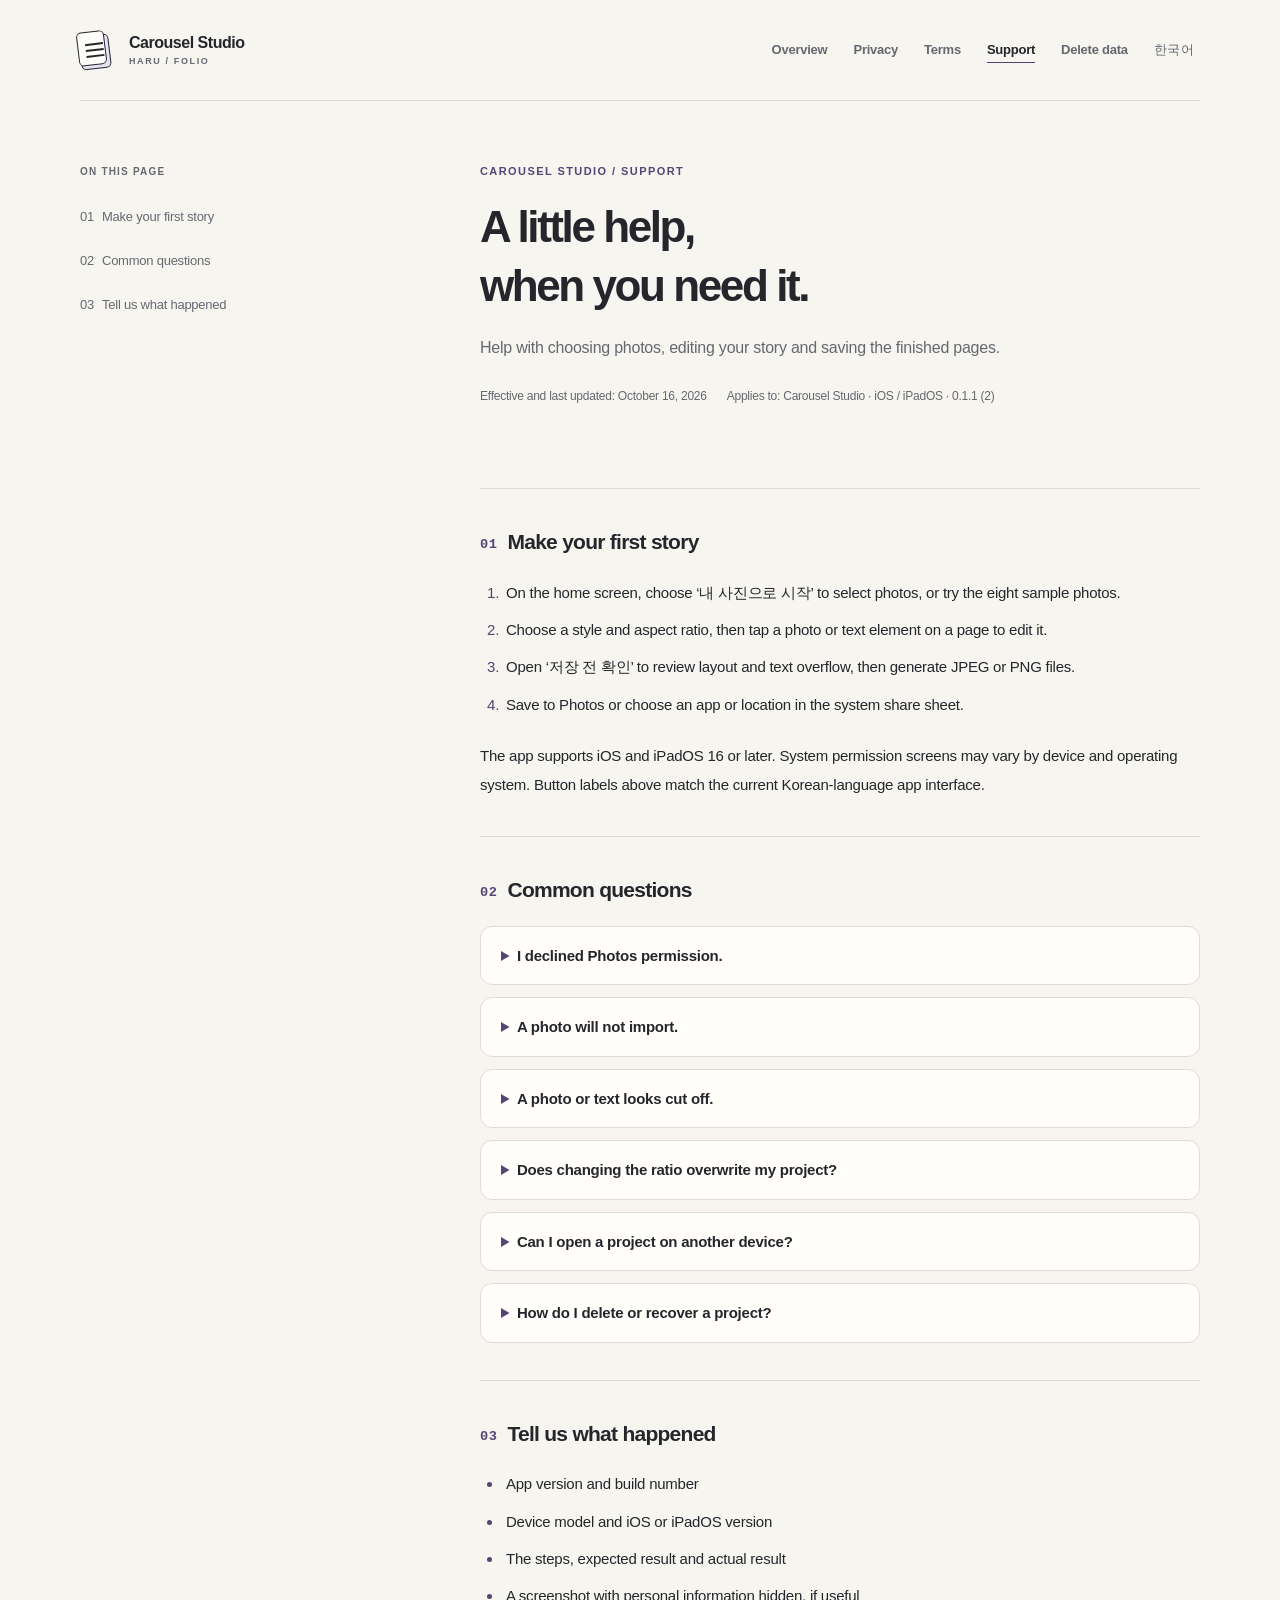
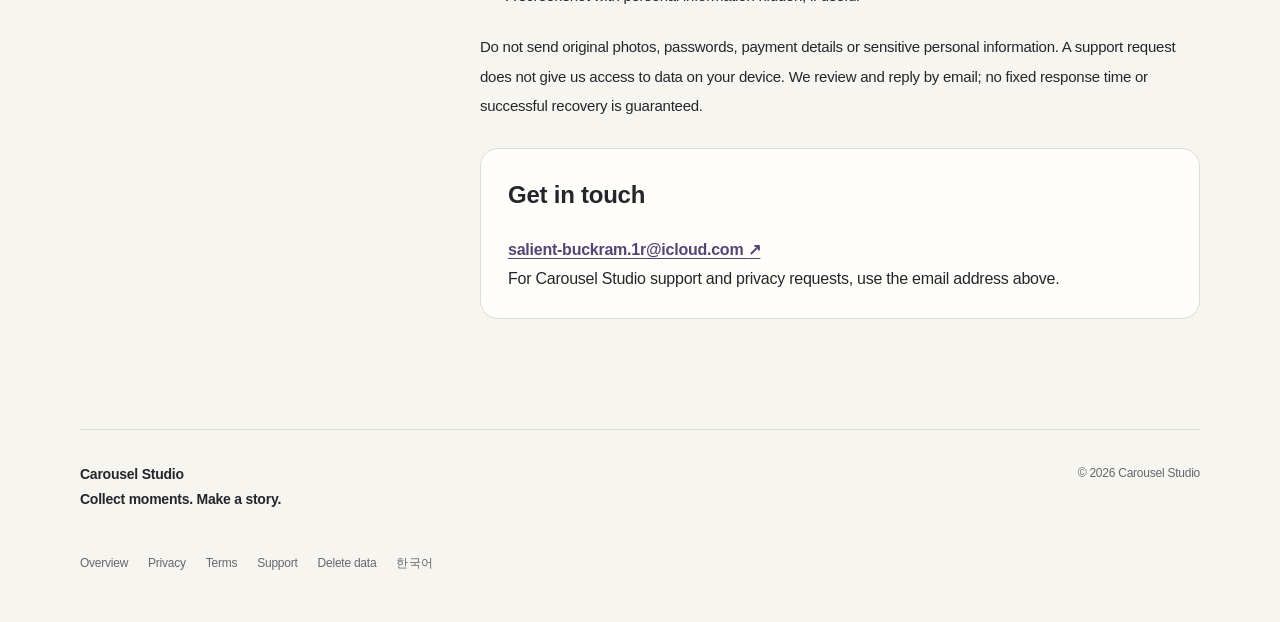
<file: folio/en/support/index.html>
<!doctype html>
<html lang="en">
<head>
<meta charset="utf-8">
<meta name="viewport" content="width=device-width, initial-scale=1">
<meta name="description" content="Help with choosing photos, editing your story and saving the finished pages.">
<meta name="theme-color" content="#f5f3ed">
<meta name="color-scheme" content="light dark">
<title>A little help, when you need it. · Carousel Studio</title>
<link rel="canonical" href="https://layerfield.github.io/haru-privacy/folio/en/support/">
<link rel="alternate" hreflang="ko" href="https://layerfield.github.io/haru-privacy/folio/support/">
<link rel="alternate" hreflang="en" href="https://layerfield.github.io/haru-privacy/folio/en/support/">
<link rel="icon" type="image/svg+xml" href="../../assets/favicon.svg">
<link rel="stylesheet" href="../../assets/site.css">
</head>
<body>
<a class="skip-link" href="#main">Skip to content</a>
<div class="shell">
<header class="site-header"><a class="brand" href="../"><span class="brand-mark" aria-hidden="true"></span><span class="brand-copy"><strong>Carousel Studio</strong><small>HARU / FOLIO</small></span></a><nav class="header-nav" aria-label="Main navigation"><a href="../">Overview</a><a href="../privacy/">Privacy</a><a href="../terms/">Terms</a><a href="./" aria-current="page">Support</a><a href="../data/">Delete data</a><a class="language-switch" lang="ko" hreflang="ko" href="../../support/">한국어</a></nav></header>
<main id="main"><div class="document-layout"><aside class="toc" aria-label="On this page"><p>On this page</p><a href="#start">01 <span>Make your first story</span></a><a href="#faq">02 <span>Common questions</span></a><a href="#report">03 <span>Tell us what happened</span></a></aside><article class="document"><header class="document-header"><p class="eyebrow">CAROUSEL STUDIO / SUPPORT</p><h1>A little help,<br>when you need it.</h1><p class="lede">Help with choosing photos, editing your story and saving the finished pages.</p><div class="meta"><p>Effective and last updated: October 16, 2026</p><p>Applies to: Carousel Studio · iOS / iPadOS · 0.1.1 (2)</p></div></header><details class="mobile-toc"><summary>On this page</summary><nav aria-label="On this page"><a href="#start">01 <span>Make your first story</span></a><a href="#faq">02 <span>Common questions</span></a><a href="#report">03 <span>Tell us what happened</span></a></nav></details><section class="policy-section" id="start"><h2><span class="section-number" aria-hidden="true">01</span>Make your first story</h2><ol><li>On the home screen, choose ‘내 사진으로 시작’ to select photos, or try the eight sample photos.</li><li>Choose a style and aspect ratio, then tap a photo or text element on a page to edit it.</li><li>Open ‘저장 전 확인’ to review layout and text overflow, then generate JPEG or PNG files.</li><li>Save to Photos or choose an app or location in the system share sheet.</li></ol><p>The app supports iOS and iPadOS 16 or later. System permission screens may vary by device and operating system. Button labels above match the current Korean-language app interface.</p></section><section class="policy-section" id="faq"><h2><span class="section-number" aria-hidden="true">02</span>Common questions</h2><details><summary>I declined Photos permission.</summary><p>You can still export files and use the system share sheet to save to Files or another destination. To save directly to Photos, allow add-only Photos access for Carousel Studio in device Settings.</p></details><details><summary>A photo will not import.</summary><p>Check whether the original opens in Photos. An iCloud-only photo may require the system to download it using a network connection. Try another image if the file is damaged or unsupported, and check free storage.</p></details><details><summary>A photo or text looks cut off.</summary><p>Select that element to adjust photo position or zoom, or shorten the text. Tap a warning in the review screen to go to the affected element.</p></details><details><summary>Does changing the ratio overwrite my project?</summary><p>Changing the aspect ratio creates a new project copy. You can reopen the original from the home screen's project list.</p></details><details><summary>Can I open a project on another device?</summary><p>The current app has no account sync or project-package sharing. You can share JPEG and PNG results, but these do not transfer the editable source project.</p></details><details><summary>How do I delete or recover a project?</summary><p>There is currently no individual-project deletion button. See <a href="../data/">Manage and delete your data</a> for local app data, saved copies and backups. The developer cannot remotely recover projects from your device.</p></details></section><section class="policy-section" id="report"><h2><span class="section-number" aria-hidden="true">03</span>Tell us what happened</h2><ul><li>App version and build number</li><li>Device model and iOS or iPadOS version</li><li>The steps, expected result and actual result</li><li>A screenshot with personal information hidden, if useful</li></ul><p>Do not send original photos, passwords, payment details or sensitive personal information. A support request does not give us access to data on your device. We review and reply by email; no fixed response time or successful recovery is guaranteed.</p></section><section class="contact-box" aria-label="Get in touch"><h2>Get in touch</h2><a class="email-link" href="mailto:salient-buckram.1r@icloud.com?subject=Carousel%20Studio%20support">salient-buckram.1r@icloud.com <span aria-hidden="true">↗</span></a><p>For Carousel Studio support and privacy requests, use the email address above.</p></section></article></div></main>
<footer class="site-footer"><div class="footer-top"><div><strong>Carousel Studio</strong><p>Collect moments. Make a story.</p></div><p>© 2026 Carousel Studio</p></div><nav class="footer-nav" aria-label="Related pages"><a href="../">Overview</a><a href="../privacy/">Privacy</a><a href="../terms/">Terms</a><a href="./" aria-current="page">Support</a><a href="../data/">Delete data</a><a class="language-switch" lang="ko" hreflang="ko" href="../../support/">한국어</a></nav></footer>
</div>
</body>
</html>
</file>
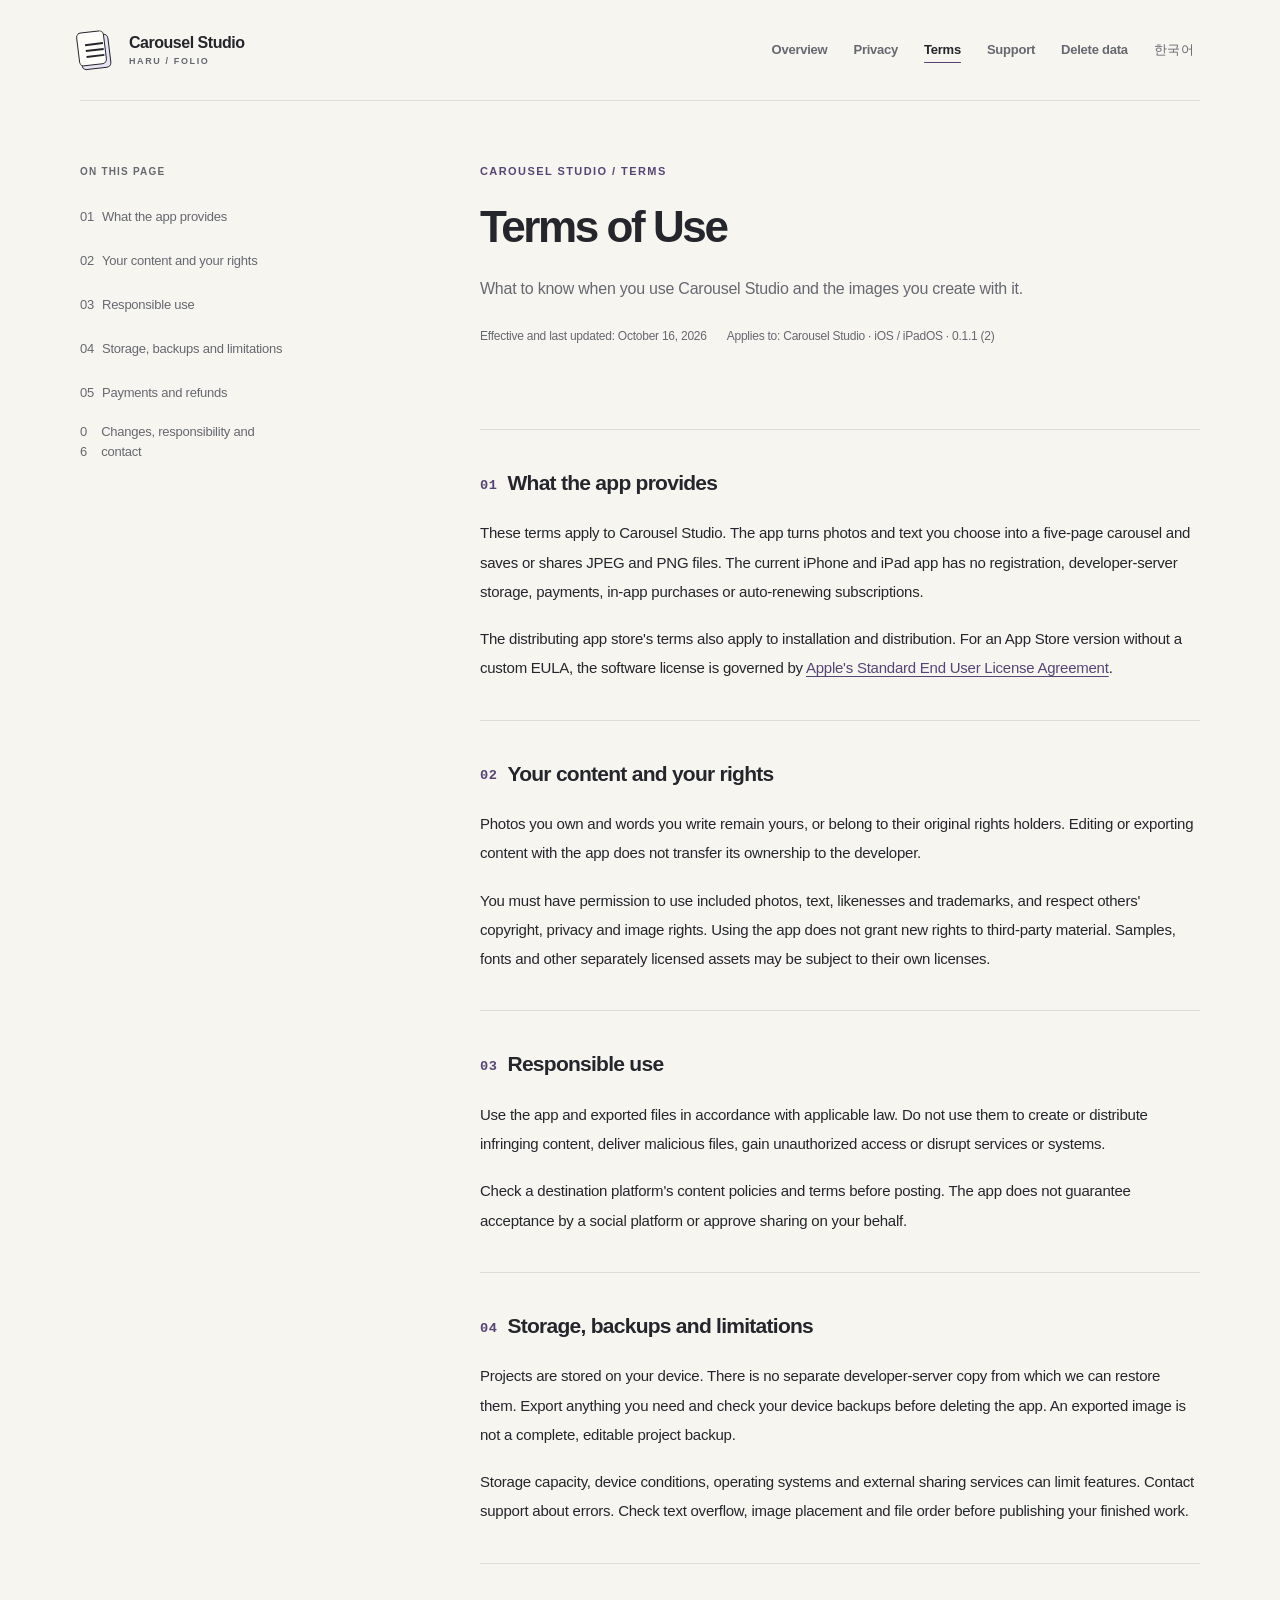
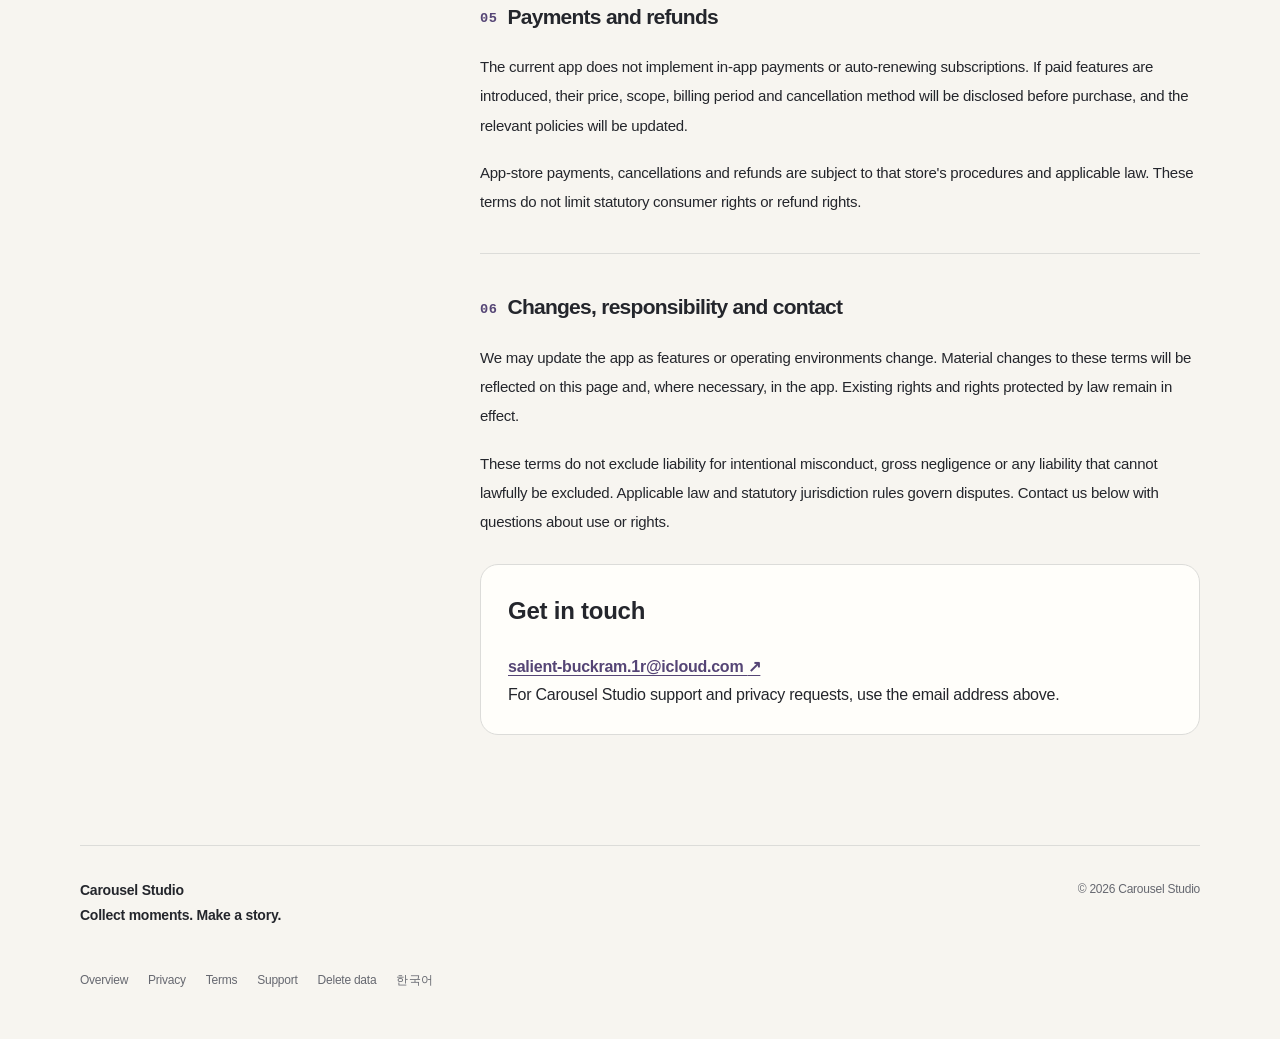
<file: folio/en/terms/index.html>
<!doctype html>
<html lang="en">
<head>
<meta charset="utf-8">
<meta name="viewport" content="width=device-width, initial-scale=1">
<meta name="description" content="What to know when you use Carousel Studio and the images you create with it.">
<meta name="theme-color" content="#f5f3ed">
<meta name="color-scheme" content="light dark">
<title>Terms of Use · Carousel Studio</title>
<link rel="canonical" href="https://layerfield.github.io/haru-privacy/folio/en/terms/">
<link rel="alternate" hreflang="ko" href="https://layerfield.github.io/haru-privacy/folio/terms/">
<link rel="alternate" hreflang="en" href="https://layerfield.github.io/haru-privacy/folio/en/terms/">
<link rel="icon" type="image/svg+xml" href="../../assets/favicon.svg">
<link rel="stylesheet" href="../../assets/site.css">
</head>
<body>
<a class="skip-link" href="#main">Skip to content</a>
<div class="shell">
<header class="site-header"><a class="brand" href="../"><span class="brand-mark" aria-hidden="true"></span><span class="brand-copy"><strong>Carousel Studio</strong><small>HARU / FOLIO</small></span></a><nav class="header-nav" aria-label="Main navigation"><a href="../">Overview</a><a href="../privacy/">Privacy</a><a href="./" aria-current="page">Terms</a><a href="../support/">Support</a><a href="../data/">Delete data</a><a class="language-switch" lang="ko" hreflang="ko" href="../../terms/">한국어</a></nav></header>
<main id="main"><div class="document-layout"><aside class="toc" aria-label="On this page"><p>On this page</p><a href="#service">01 <span>What the app provides</span></a><a href="#content">02 <span>Your content and your rights</span></a><a href="#use">03 <span>Responsible use</span></a><a href="#storage">04 <span>Storage, backups and limitations</span></a><a href="#paid">05 <span>Payments and refunds</span></a><a href="#changes">06 <span>Changes, responsibility and contact</span></a></aside><article class="document"><header class="document-header"><p class="eyebrow">CAROUSEL STUDIO / TERMS</p><h1>Terms of Use</h1><p class="lede">What to know when you use Carousel Studio and the images you create with it.</p><div class="meta"><p>Effective and last updated: October 16, 2026</p><p>Applies to: Carousel Studio · iOS / iPadOS · 0.1.1 (2)</p></div></header><details class="mobile-toc"><summary>On this page</summary><nav aria-label="On this page"><a href="#service">01 <span>What the app provides</span></a><a href="#content">02 <span>Your content and your rights</span></a><a href="#use">03 <span>Responsible use</span></a><a href="#storage">04 <span>Storage, backups and limitations</span></a><a href="#paid">05 <span>Payments and refunds</span></a><a href="#changes">06 <span>Changes, responsibility and contact</span></a></nav></details><section class="policy-section" id="service"><h2><span class="section-number" aria-hidden="true">01</span>What the app provides</h2><p>These terms apply to Carousel Studio. The app turns photos and text you choose into a five-page carousel and saves or shares JPEG and PNG files. The current iPhone and iPad app has no registration, developer-server storage, payments, in-app purchases or auto-renewing subscriptions.</p><p>The distributing app store's terms also apply to installation and distribution. For an App Store version without a custom EULA, the software license is governed by <a href="https://www.apple.com/legal/internet-services/itunes/dev/stdeula/">Apple's Standard End User License Agreement</a>.</p></section><section class="policy-section" id="content"><h2><span class="section-number" aria-hidden="true">02</span>Your content and your rights</h2><p>Photos you own and words you write remain yours, or belong to their original rights holders. Editing or exporting content with the app does not transfer its ownership to the developer.</p><p>You must have permission to use included photos, text, likenesses and trademarks, and respect others' copyright, privacy and image rights. Using the app does not grant new rights to third-party material. Samples, fonts and other separately licensed assets may be subject to their own licenses.</p></section><section class="policy-section" id="use"><h2><span class="section-number" aria-hidden="true">03</span>Responsible use</h2><p>Use the app and exported files in accordance with applicable law. Do not use them to create or distribute infringing content, deliver malicious files, gain unauthorized access or disrupt services or systems.</p><p>Check a destination platform's content policies and terms before posting. The app does not guarantee acceptance by a social platform or approve sharing on your behalf.</p></section><section class="policy-section" id="storage"><h2><span class="section-number" aria-hidden="true">04</span>Storage, backups and limitations</h2><p>Projects are stored on your device. There is no separate developer-server copy from which we can restore them. Export anything you need and check your device backups before deleting the app. An exported image is not a complete, editable project backup.</p><p>Storage capacity, device conditions, operating systems and external sharing services can limit features. Contact support about errors. Check text overflow, image placement and file order before publishing your finished work.</p></section><section class="policy-section" id="paid"><h2><span class="section-number" aria-hidden="true">05</span>Payments and refunds</h2><p>The current app does not implement in-app payments or auto-renewing subscriptions. If paid features are introduced, their price, scope, billing period and cancellation method will be disclosed before purchase, and the relevant policies will be updated.</p><p>App-store payments, cancellations and refunds are subject to that store's procedures and applicable law. These terms do not limit statutory consumer rights or refund rights.</p></section><section class="policy-section" id="changes"><h2><span class="section-number" aria-hidden="true">06</span>Changes, responsibility and contact</h2><p>We may update the app as features or operating environments change. Material changes to these terms will be reflected on this page and, where necessary, in the app. Existing rights and rights protected by law remain in effect.</p><p>These terms do not exclude liability for intentional misconduct, gross negligence or any liability that cannot lawfully be excluded. Applicable law and statutory jurisdiction rules govern disputes. Contact us below with questions about use or rights.</p></section><section class="contact-box" aria-label="Get in touch"><h2>Get in touch</h2><a class="email-link" href="mailto:salient-buckram.1r@icloud.com?subject=Carousel%20Studio%20support">salient-buckram.1r@icloud.com <span aria-hidden="true">↗</span></a><p>For Carousel Studio support and privacy requests, use the email address above.</p></section></article></div></main>
<footer class="site-footer"><div class="footer-top"><div><strong>Carousel Studio</strong><p>Collect moments. Make a story.</p></div><p>© 2026 Carousel Studio</p></div><nav class="footer-nav" aria-label="Related pages"><a href="../">Overview</a><a href="../privacy/">Privacy</a><a href="./" aria-current="page">Terms</a><a href="../support/">Support</a><a href="../data/">Delete data</a><a class="language-switch" lang="ko" hreflang="ko" href="../../terms/">한국어</a></nav></footer>
</div>
</body>
</html>
</file>
<file: folio/assets/site.css>
/* Folio by Haru · local, accessible document design. No external assets. */
:root {
  color-scheme: light;
  --paper: #f7f5f0;
  --surface: #fffefa;
  --ink: #24262c;
  --muted: #666870;
  --line: #dcdcd9;
  --lavender: #e8e3f4;
  --accent: #554575;
  --accent-hover: #3c2c59;
  --soft: #efeee8;
  --focus: #6750a4;
  --radius: 18px;
  --font: -apple-system, BlinkMacSystemFont, "Apple SD Gothic Neo", "Noto Sans KR", "Malgun Gothic", "Segoe UI", sans-serif;
}

*, *::before, *::after { box-sizing: border-box; }
html { scroll-behavior: smooth; scroll-padding-top: 28px; }
body {
  margin: 0;
  background: var(--paper);
  color: var(--ink);
  font-family: var(--font);
  font-size: 16px;
  line-height: 1.8;
  letter-spacing: -.015em;
  -webkit-font-smoothing: antialiased;
  text-rendering: optimizeLegibility;
}
a { color: var(--accent); text-underline-offset: .2em; text-decoration-thickness: 1px; }
a:hover { color: var(--accent-hover); }
a, p, li, td, th, .meta, .version-note { overflow-wrap: anywhere; }
a:focus-visible, summary:focus-visible {
  outline: 3px solid var(--focus);
  outline-offset: 5px;
  border-radius: 3px;
}
::selection { color: var(--ink); background: var(--lavender); }
button, input, select, textarea { font: inherit; }
img, svg { max-width: 100%; }
.shell { width: min(1120px, calc(100% - 80px)); margin-inline: auto; }
.skip-link {
  position: fixed;
  z-index: 10;
  top: 12px;
  left: 16px;
  padding: 10px 18px;
  border: 1px solid var(--accent);
  border-radius: 8px;
  background: var(--surface);
  transform: translateY(-180%);
}
.skip-link:focus { transform: translateY(0); }

.site-header {
  display: flex;
  align-items: center;
  justify-content: space-between;
  gap: 24px;
  padding-block: 28px;
  border-bottom: 1px solid var(--line);
}
.brand {
  display: inline-flex;
  align-items: center;
  flex: 0 1 auto;
  gap: 14px;
  min-width: 0;
  min-height: 44px;
  color: var(--ink);
  text-decoration: none;
}
.brand:hover { color: var(--ink); }
.brand-mark {
  position: relative;
  display: block;
  flex: 0 0 30px;
  width: 30px;
  height: 34px;
  margin: 4px 5px 0 0;
  border: 1.5px solid var(--ink);
  border-radius: 5px;
  background: var(--lavender);
  transform: rotate(-7deg);
}
.brand-mark::before, .brand-mark::after {
  position: absolute;
  content: "";
  border: 1.5px solid var(--ink);
  border-radius: 5px;
  inset: -5px 3px 3px -3px;
  background: var(--surface);
  z-index: -1;
}
.brand-mark::after {
  inset: 7px 5px auto;
  height: 2px;
  border: 0;
  border-radius: 0;
  background: var(--ink);
  box-shadow: 0 6px 0 var(--ink), 0 12px 0 var(--ink);
  z-index: 1;
}
.brand-copy { display: grid; gap: 2px; min-width: 0; line-height: 1.3; }
.brand-copy strong { font-size: 16px; font-weight: 650; letter-spacing: -.03em; }
.brand-copy small { color: var(--muted); font-size: 9px; font-weight: 650; letter-spacing: .18em; }
.header-nav, .footer-nav { display: flex; flex-wrap: wrap; align-items: center; gap: 4px 14px; }
.header-nav { justify-content: flex-end; }
.header-nav a {
  display: inline-flex;
  align-items: center;
  min-height: 44px;
  padding-inline: 6px;
  color: var(--muted);
  font-size: 13px;
  font-weight: 550;
  text-decoration: none;
}
.header-nav a:hover { color: var(--ink); }
.header-nav a[aria-current="page"] { color: var(--ink); text-decoration: underline; text-decoration-color: var(--accent); text-underline-offset: 8px; }
.language-switch { white-space: nowrap; letter-spacing: .03em; }

.hero { max-width: 840px; padding-block: 90px 66px; }
.eyebrow, .kicker {
  display: block;
  color: var(--accent);
  font-size: 11px;
  font-weight: 700;
  line-height: 1.6;
  letter-spacing: .13em;
  text-transform: uppercase;
}
.eyebrow { margin: 0 0 22px; }
h1, h2, h3, p { margin-top: 0; }
.hero h1 {
  margin-bottom: 28px;
  font-size: clamp(38px, 5.6vw, 66px);
  font-weight: 580;
  letter-spacing: -.065em;
  line-height: 1.24;
  word-break: keep-all;
  overflow-wrap: anywhere;
  text-wrap: balance;
}
.hero .lede { max-width: 630px; margin-bottom: 18px; font-size: 18px; line-height: 1.9; }
.hero > p:not(.eyebrow):not(.lede) { max-width: 630px; color: var(--muted); font-size: 14px; }
.lede { color: var(--muted); }
.principles {
  display: grid;
  grid-template-columns: repeat(3, minmax(0, 1fr));
  gap: 30px;
  padding: 34px 0 44px;
  border-top: 1px solid var(--line);
}
.principles article { min-width: 0; }
.principles .kicker { margin-bottom: 14px; }
.principles h2 { margin-bottom: 10px; font-size: 17px; font-weight: 650; letter-spacing: -.03em; }
.principles p { margin-bottom: 0; color: var(--muted); font-size: 14px; line-height: 1.85; }
.document-list { display: grid; grid-template-columns: repeat(2, minmax(0, 1fr)); gap: 16px; padding-bottom: 30px; }
.document-card {
  display: flex;
  align-items: flex-start;
  gap: 22px;
  min-width: 0;
  padding: 27px;
  border: 1px solid var(--line);
  border-radius: var(--radius);
  background: var(--surface);
  color: var(--ink);
  text-decoration: none;
  transition: border-color .18s ease, background .18s ease, transform .18s ease;
}
.document-card:hover { border-color: #a79bbd; background: #fcfaff; color: var(--ink); transform: translateY(-2px); }
.document-card > div { flex: 1; min-width: 0; }
.card-number { padding-top: 4px; color: var(--accent); font-size: 11px; font-variant-numeric: tabular-nums; letter-spacing: .05em; }
.document-card h2 { margin-bottom: 8px; font-size: 20px; font-weight: 620; letter-spacing: -.04em; line-height: 1.45; }
.document-card p { margin-bottom: 0; color: var(--muted); font-size: 14px; line-height: 1.8; }
.arrow { flex: 0 0 auto; margin-left: auto; color: var(--accent); font-size: 23px; line-height: 1.3; }
.tag { display: inline-block; padding: 3px 9px; border-radius: 5px; background: var(--lavender); color: var(--accent); font-size: 11px; font-weight: 650; line-height: 1.6; }

.document-layout { display: grid; grid-template-columns: 220px minmax(0, 720px); justify-content: space-between; gap: 60px; padding-top: 62px; }
.toc { position: sticky; align-self: start; top: 28px; max-height: calc(100dvh - 56px); overflow-y: auto; padding-right: 14px; }
.toc > p { margin-bottom: 14px; color: var(--muted); font-size: 10px; font-weight: 700; letter-spacing: .12em; text-transform: uppercase; }
.toc a { display: flex; align-items: center; gap: 8px; min-height: 44px; padding: 7px 0; color: var(--muted); font-size: 13px; line-height: 1.55; text-decoration: none; }
.mobile-toc { display: none; }
.toc a:hover { color: var(--accent); text-decoration: underline; }
.document { min-width: 0; }
.document-header { padding-bottom: 32px; }
.document-header .eyebrow { margin-bottom: 16px; }
.document-header h1 { margin-bottom: 18px; font-size: clamp(30px, 4vw, 44px); font-weight: 620; line-height: 1.35; letter-spacing: -.055em; word-break: keep-all; overflow-wrap: anywhere; }
.document-header .lede { margin-bottom: 22px; font-size: 16px; line-height: 1.9; }
.meta { display: flex; flex-wrap: wrap; gap: 6px 20px; margin-bottom: 0; color: var(--muted); font-size: 12px; }
.callout { padding: 24px 27px; border: 1px solid #d5cde5; border-radius: var(--radius); background: var(--lavender); }
.callout strong { display: block; margin-bottom: 8px; color: var(--ink); font-size: 16px; font-weight: 650; }
.callout p { margin-bottom: 0; color: #514961; font-size: 14px; line-height: 1.85; }
.callout p + p { margin-top: 12px; }
.policy-section { padding-top: 37px; margin-top: 37px; border-top: 1px solid var(--line); scroll-margin-top: 24px; }
.policy-section h2 { margin-bottom: 20px; font-size: 21px; font-weight: 650; line-height: 1.5; letter-spacing: -.035em; word-break: keep-all; overflow-wrap: anywhere; }
.section-number { display: inline-block; margin-right: 10px; color: var(--accent); font-family: ui-monospace, monospace; font-size: .65em; letter-spacing: .04em; vertical-align: .1em; }
.policy-section h3 { margin-block: 25px 12px; font-size: 17px; font-weight: 650; line-height: 1.5; }
.policy-section p { margin-bottom: 18px; }
.policy-section p, .policy-section li { font-size: 15px; line-height: 1.95; }
.policy-section ul, .policy-section ol { padding-left: 23px; margin-block: 12px 22px; }
.policy-section li { margin-block: 8px; padding-left: 3px; }
.policy-section li::marker { color: var(--accent); }
.policy-section strong { font-weight: 650; }
.policy-section > :last-child { margin-bottom: 0; }
.table-scroll { overflow-x: auto; max-width: 100%; margin-block: 22px; border: 1px solid var(--line); border-radius: 12px; -webkit-overflow-scrolling: touch; }
table { width: 100%; border-collapse: collapse; text-align: left; font-size: 13px; line-height: 1.8; }
th, td { padding: 15px 17px; vertical-align: top; border-bottom: 1px solid var(--line); }
th { background: var(--soft); font-weight: 650; }
td { background: var(--surface); }
th + th, td + td { border-left: 1px solid var(--line); }
tr:last-child td { border-bottom: 0; }
.contact-box { margin-block: 28px; padding: 24px 27px; border: 1px solid var(--line); border-radius: var(--radius); background: var(--surface); }
.contact-box h2, .contact-box h3 { margin-top: 0; }
.contact-box > :last-child { margin-bottom: 0; }
.email-link { font-weight: 600; }
.inline-link { text-decoration: underline; }
.muted, .note, .version-note { color: var(--muted); }
.note, .version-note { font-size: 12px; line-height: 1.9; }
.version-note { margin-top: 28px; }
details { margin-block: 12px; border: 1px solid var(--line); border-radius: 12px; background: var(--surface); }
summary { cursor: pointer; padding: 16px 20px; min-height: 52px; font-size: 15px; font-weight: 600; line-height: 1.7; }
summary::marker { color: var(--accent); }
details[open] summary { border-bottom: 1px solid var(--line); }
details p, details > ul, details > ol { margin: 16px 20px; font-size: 14px; line-height: 1.9; }

.site-footer { margin-top: 82px; padding-block: 32px 36px; border-top: 1px solid var(--line); color: var(--muted); font-size: 12px; }
.footer-top { display: flex; flex-wrap: wrap; align-items: flex-start; justify-content: space-between; gap: 16px 40px; margin-bottom: 16px; }
.footer-top > div { color: var(--ink); font-size: 14px; font-weight: 600; }
.footer-top > p { max-width: 540px; margin-bottom: 0; line-height: 1.85; }
.footer-nav { gap: 2px 20px; }
.footer-nav a { display: inline-flex; align-items: center; min-height: 44px; color: var(--muted); font-size: 12px; text-decoration: none; }
.footer-nav a:hover { color: var(--accent); text-decoration: underline; }
.site-footer > a { display: inline-flex; align-items: center; min-height: 44px; }

@media (min-width: 1250px) { .hero h1 { font-size: 66px; } }
@media (max-width: 1000px) {
  .shell { width: calc(100% - 56px); }
  .site-header { gap: 18px; }
  .header-nav { gap: 2px 8px; }
  .header-nav a { font-size: 12px; }
  .document-layout { grid-template-columns: 170px minmax(0, 1fr); gap: 36px; }
  .document-card { gap: 16px; padding: 23px; }
}
@media (max-width: 760px) {
  .shell { width: calc(100% - 40px); }
  .site-header { flex-wrap: wrap; padding-block: 22px 14px; gap: 12px; }
  .header-nav { width: 100%; justify-content: flex-start; gap: 0 13px; margin-left: -6px; }
  .header-nav a { font-size: 12px; }
  .hero { padding-block: 55px 42px; }
  .hero h1 { font-size: clamp(36px, 7.3vw, 52px); margin-bottom: 22px; }
  .hero .lede { font-size: 16px; }
  .principles { grid-template-columns: 1fr; gap: 25px; padding-block: 28px 34px; }
  .principles article { display: grid; grid-template-columns: 90px minmax(0, 1fr); gap: 0 16px; }
  .principles .kicker { grid-row: 1 / 3; margin-top: 4px; }
  .principles h2 { margin-bottom: 7px; }
  .document-list { grid-template-columns: 1fr; gap: 12px; }
  .document-card { padding: 24px 22px; }
  .document-layout { display: block; padding-top: 36px; }
  aside.toc { display: none; }
  .mobile-toc { display: block; margin: 0 0 32px; padding-bottom: 16px; border-bottom: 1px solid var(--line); }
  .mobile-toc nav { display: flex; flex-direction: column; padding: 8px 18px; }
  .mobile-toc a { display: flex; gap: 8px; align-items: center; min-height: 44px; color: var(--muted); font-size: 13px; text-decoration: none; }
  .toc > p { margin-bottom: 9px; }
  .toc a { display: inline-flex; min-height: 44px; margin-right: 20px; font-size: 12px; }
  .document-header { padding-bottom: 26px; }
  .document-header h1 { font-size: 33px; }
  .policy-section { margin-top: 30px; padding-top: 30px; }
  .policy-section h2 { font-size: 20px; }
  .policy-section p, .policy-section li { font-size: 14px; line-height: 1.95; }
  .callout, .contact-box { padding: 22px; }
  .site-footer { margin-top: 56px; padding-top: 26px; }
  th, td { padding: 12px; }
}
@media (max-width: 380px) {
  .shell { width: calc(100% - 32px); }
  .header-nav { column-gap: 7px; }
  .header-nav a { font-size: 11px; padding-inline: 5px; }
  .hero h1 { font-size: 34px; }
  .principles article { grid-template-columns: 69px minmax(0, 1fr); gap: 0 12px; }
  .principles .kicker { font-size: 10px; letter-spacing: .08em; }
  .document-card { gap: 12px; padding: 21px 17px; }
  .document-card h2 { font-size: 18px; }
  .document-card p { font-size: 13px; }
  .document-header h1 { font-size: 29px; }
  .callout, .contact-box { padding: 19px; }
}
@media (prefers-reduced-motion: reduce) {
  html { scroll-behavior: auto; }
  .document-card { transition: none; }
  .document-card:hover { transform: none; }
}
@media (forced-colors: active) {
  .brand-mark, .brand-mark::before { border-color: CanvasText; }
  .brand-mark::after { background: CanvasText; box-shadow: none; }
  .document-card, .callout, .contact-box, details, .table-scroll { border-color: CanvasText; }
}
@media print {
  :root { --paper: #fff; --surface: #fff; --ink: #000; --muted: #444; --line: #bbb; }
  html { scroll-behavior: auto; }
  body { font-size: 10pt; }
  .shell { width: 100%; max-width: none; }
  .site-header, .toc, .site-footer, .skip-link { display: none; }
  .document-layout { display: block; padding-top: 0; }
  .document-header h1 { font-size: 24pt; }
  .document-header { padding-bottom: 18px; }
  .policy-section { margin-top: 22px; padding-top: 20px; }
  .policy-section h2 { break-after: avoid; font-size: 14pt; }
  .policy-section p, .policy-section li { font-size: 10pt; line-height: 1.65; }
  .callout, .contact-box, tr, details { break-inside: avoid; }
  a { color: inherit; }
  .table-scroll { overflow: visible; }
  th, td { padding: 8px; }
}
</file>
